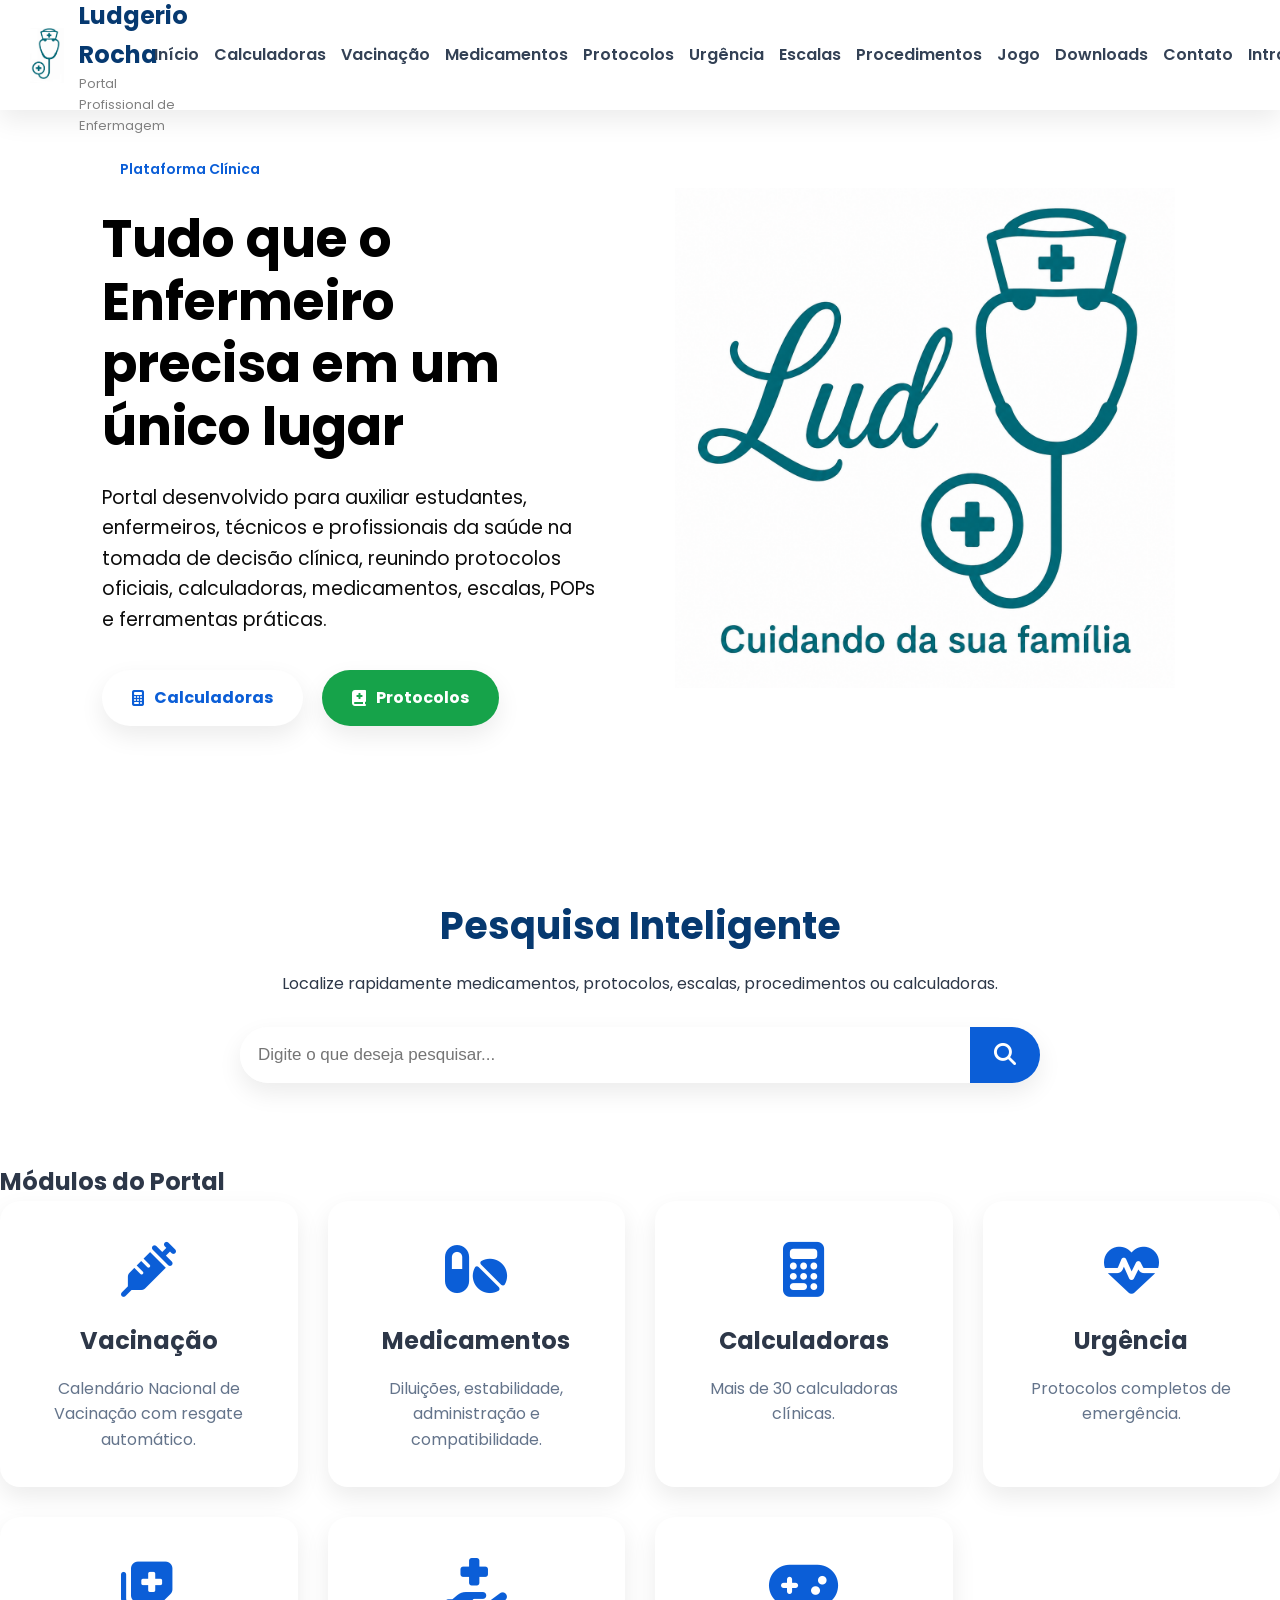
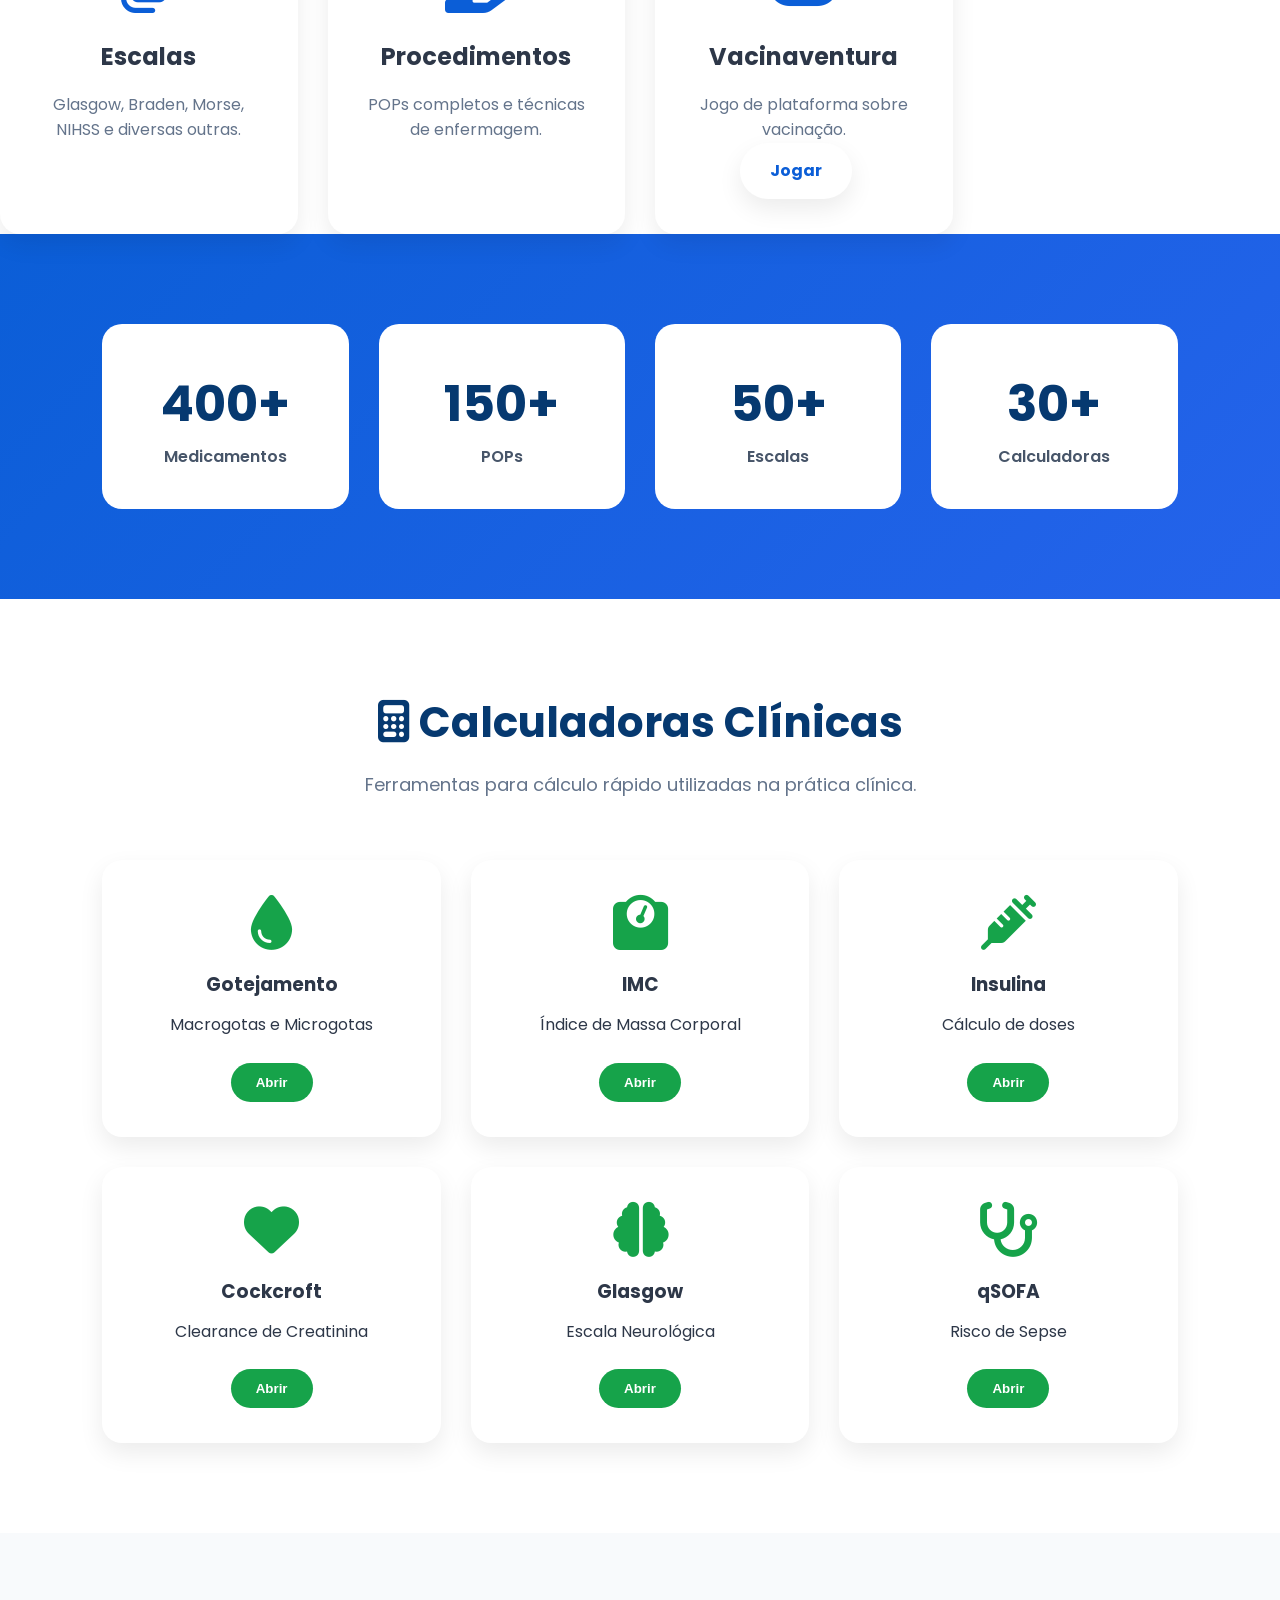
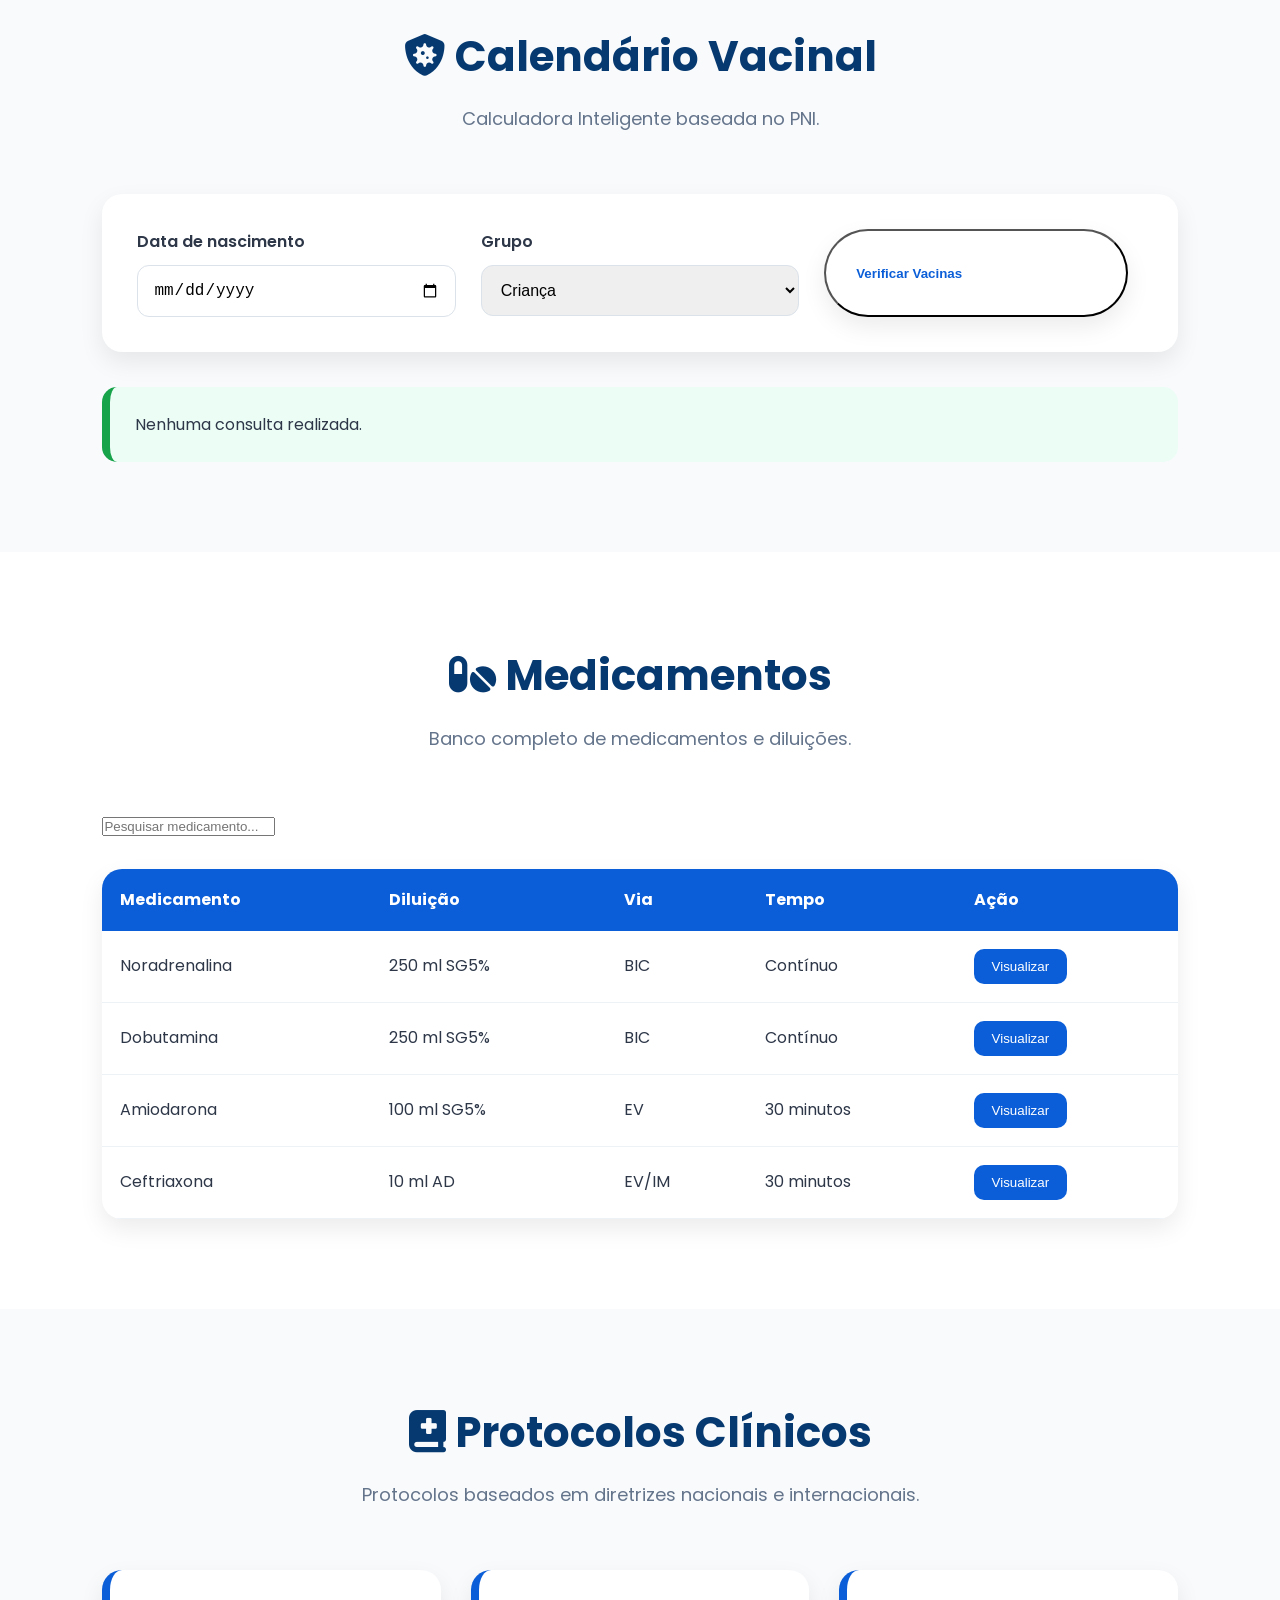
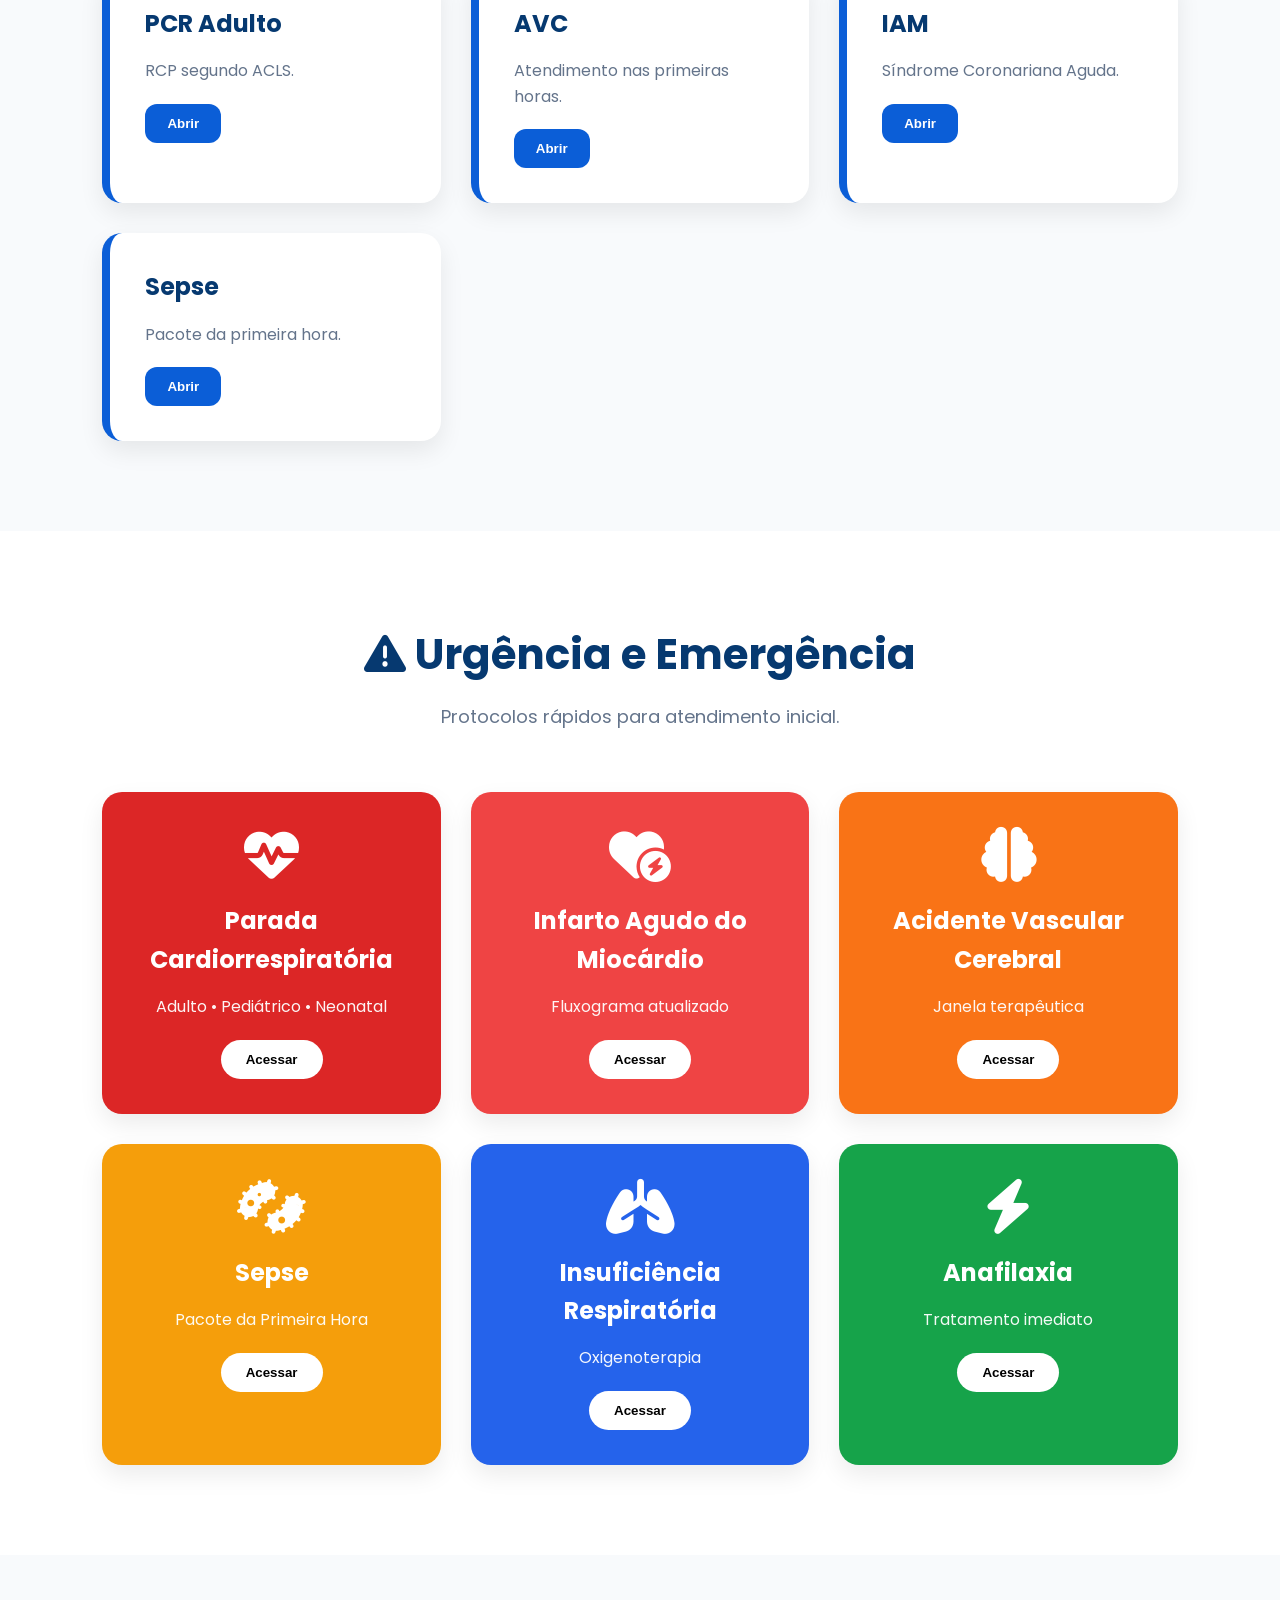
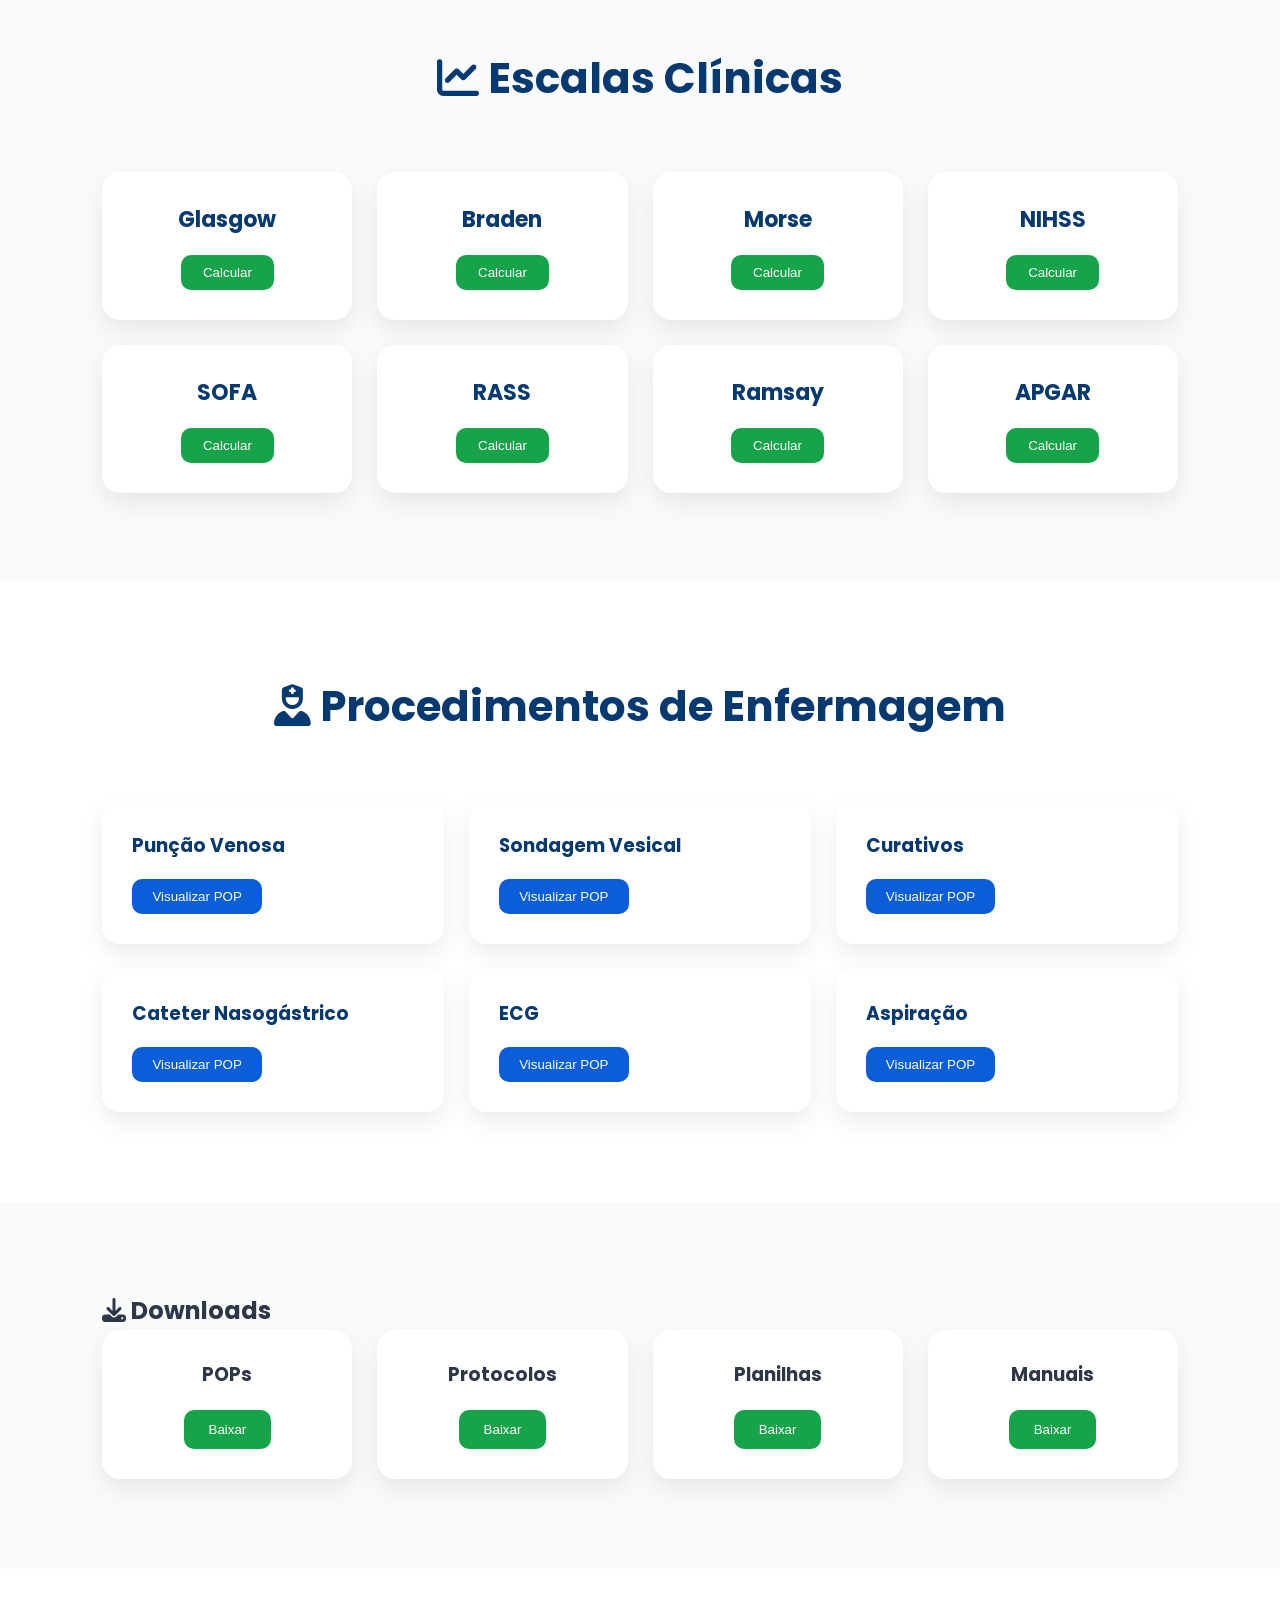
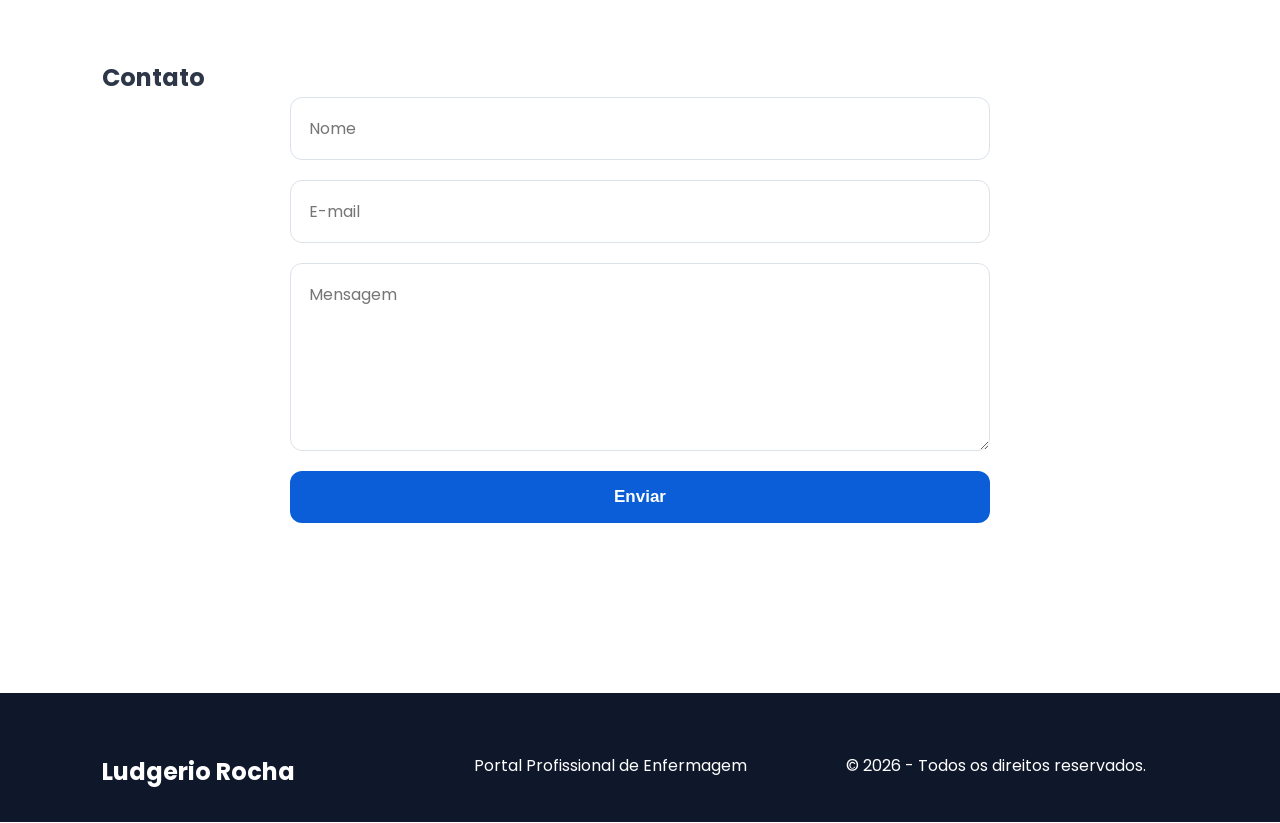
<file: index.html>
<!DOCTYPE html>
<html lang="pt-BR">

<head>

    <meta charset="UTF-8">

    <meta http-equiv="X-UA-Compatible" content="IE=edge">

    <meta name="viewport" content="width=device-width, initial-scale=1.0">

    <meta name="description"
        content="Portal Profissional de Enfermagem - Protocolos, Medicamentos, Calculadoras, Vacinação, POPs e Escalas Clínicas">

    <meta name="keywords"
        content="Enfermagem, Urgência, Emergência, Protocolos, Calculadoras, Vacinação">

    <meta name="author"
        content="Ludgerio Rocha">

    <title>Ludgerio Rocha | Portal Profissional de Enfermagem</title>

    <link rel="icon" href="logo.png">

    <link rel="stylesheet" href="style.css">

    <link rel="preconnect" href="https://fonts.googleapis.com">

    <link rel="preconnect" href="https://fonts.gstatic.com" crossorigin>

    <link href="https://fonts.googleapis.com/css2?family=Poppins:wght@300;400;500;600;700&display=swap"
        rel="stylesheet">

    <link rel="stylesheet"
        href="https://cdnjs.cloudflare.com/ajax/libs/font-awesome/6.7.2/css/all.min.css">

</head>

<body>

<header>

    <div class="logo">

        <img src="logo.png" alt="Logo">

        <div>

            <h1>Ludgerio Rocha</h1>

            <span>Portal Profissional de Enfermagem</span>

        </div>

    </div>

    <button id="menuMobile">

        <i class="fa-solid fa-bars"></i>

    </button>

    <nav id="menu">

        <a href="#inicio">Início</a>

        <a href="#calculadoras">Calculadoras</a>

        <a href="#vacinas">Vacinação</a>

        <a href="#medicamentos">Medicamentos</a>

        <a href="#protocolos">Protocolos</a>

        <a href="#urgencia">Urgência</a>

        <a href="#escalas">Escalas</a>

        <a href="#procedimentos">Procedimentos</a>

        <a href="vacinaventura.html">Jogo</a>

        <a href="#downloads">Downloads</a>

        <a href="#contato">Contato</a>

        <a href="https://www.ludgerio.com/intranet/login.html">Intranet</a>

    </nav>

</header>

<section class="hero" id="inicio">

    <div class="hero-text">

        <span class="destaque">

            Plataforma Clínica

        </span>

        <h2>

            Tudo que o Enfermeiro precisa em um único lugar

        </h2>

        <p>

            Portal desenvolvido para auxiliar estudantes, enfermeiros,
            técnicos e profissionais da saúde na tomada de decisão clínica,
            reunindo protocolos oficiais, calculadoras, medicamentos,
            escalas, POPs e ferramentas práticas.

        </p>

        <div class="botoes">

            <a href="#calculadoras" class="btn">

                <i class="fa-solid fa-calculator"></i>

                Calculadoras

            </a>

            <a href="#protocolos" class="btn secundario">

                <i class="fa-solid fa-book-medical"></i>

                Protocolos

            </a>

        </div>

    </div>

    <div class="hero-image">

        <img src="capainicial.png">

    </div>

</section>

<section class="pesquisa">

    <h2>

        Pesquisa Inteligente

    </h2>

    <p>

        Localize rapidamente medicamentos, protocolos, escalas,
        procedimentos ou calculadoras.

    </p>

    <div class="search">

        <input
            type="text"
            id="pesquisa"
            placeholder="Digite o que deseja pesquisar...">

        <button>

            <i class="fa-solid fa-magnifying-glass"></i>

        </button>

    </div>

</section>

<section class="atalhos">

    <h2>

        Módulos do Portal

    </h2>

    <div class="grid">

        <div class="card">

            <i class="fa-solid fa-syringe"></i>

            <h3>Vacinação</h3>

            <p>Calendário Nacional de Vacinação com resgate automático.</p>

        </div>

        <div class="card">

            <i class="fa-solid fa-pills"></i>

            <h3>Medicamentos</h3>

            <p>Diluições, estabilidade, administração e compatibilidade.</p>

        </div>

        <div class="card">

            <i class="fa-solid fa-calculator"></i>

            <h3>Calculadoras</h3>

            <p>Mais de 30 calculadoras clínicas.</p>

        </div>

        <div class="card">

            <i class="fa-solid fa-heart-pulse"></i>

            <h3>Urgência</h3>

            <p>Protocolos completos de emergência.</p>

        </div>

        <div class="card">

            <i class="fa-solid fa-notes-medical"></i>

            <h3>Escalas</h3>

            <p>Glasgow, Braden, Morse, NIHSS e diversas outras.</p>

        </div>

        <div class="card">

            <i class="fa-solid fa-hand-holding-medical"></i>

            <h3>Procedimentos</h3>

            <p>POPs completos e técnicas de enfermagem.</p>

        </div>

        <div class="card">

            <i class="fa-solid fa-gamepad"></i>

            <h3>Vacinaventura</h3>

            <p>Jogo de plataforma sobre vacinação.</p>

            <a href="vacinaventura.html" class="btn">Jogar</a>

        </div>

    </div>

</section>

<section class="estatisticas">

    <div class="item">

        <h2>400+</h2>

        <span>Medicamentos</span>

    </div>

    <div class="item">

        <h2>150+</h2>

        <span>POPs</span>

    </div>

    <div class="item">

        <h2>50+</h2>

        <span>Escalas</span>

    </div>

    <div class="item">

        <h2>30+</h2>

        <span>Calculadoras</span>

    </div>

</section>

<!-- ========================= -->
<!-- CALCULADORAS -->
<!-- ========================= -->

<section id="calculadoras" class="secao">

    <div class="titulo-secao">

        <h2>
            <i class="fa-solid fa-calculator"></i>
            Calculadoras Clínicas
        </h2>

        <p>
            Ferramentas para cálculo rápido utilizadas na prática clínica.
        </p>

    </div>

    <div class="grid-calculadoras">

        <div class="card-calculo">
            <i class="fa-solid fa-droplet"></i>
            <h3>Gotejamento</h3>
            <p>Macrogotas e Microgotas</p>
            <button>Abrir</button>
        </div>

        <div class="card-calculo">
            <i class="fa-solid fa-weight-scale"></i>
            <h3>IMC</h3>
            <p>Índice de Massa Corporal</p>
            <button>Abrir</button>
        </div>

        <div class="card-calculo">
            <i class="fa-solid fa-syringe"></i>
            <h3>Insulina</h3>
            <p>Cálculo de doses</p>
            <button>Abrir</button>
        </div>

        <div class="card-calculo">
            <i class="fa-solid fa-heart"></i>
            <h3>Cockcroft</h3>
            <p>Clearance de Creatinina</p>
            <button>Abrir</button>
        </div>

        <div class="card-calculo">
            <i class="fa-solid fa-brain"></i>
            <h3>Glasgow</h3>
            <p>Escala Neurológica</p>
            <button>Abrir</button>
        </div>

        <div class="card-calculo">
            <i class="fa-solid fa-stethoscope"></i>
            <h3>qSOFA</h3>
            <p>Risco de Sepse</p>
            <button>Abrir</button>
        </div>

    </div>

</section>

<!-- ========================= -->
<!-- VACINAÇÃO -->
<!-- ========================= -->

<section id="vacinas" class="secao">

<div class="titulo-secao">

<h2>

<i class="fa-solid fa-shield-virus"></i>

Calendário Vacinal

</h2>

<p>

Calculadora Inteligente baseada no PNI.

</p>

</div>

<div class="vacina-box">

<div class="campo">

<label>

Data de nascimento

</label>

<input
type="date"
id="dataNascimento">

</div>

<div class="campo">

<label>

Grupo

</label>

<select>

<option>Criança</option>

<option>Adolescente</option>

<option>Adulto</option>

<option>Gestante</option>

<option>Idoso</option>

<option>Imunossuprimido</option>

</select>

</div>

<button class="btn">

Verificar Vacinas

</button>

</div>

<div id="resultadoVacinas">

<p>

Nenhuma consulta realizada.

</p>

</div>

</section>

<!-- ========================= -->
<!-- MEDICAMENTOS -->
<!-- ========================= -->

<section id="medicamentos" class="secao">

<div class="titulo-secao">

<h2>

<i class="fa-solid fa-pills"></i>

Medicamentos

</h2>

<p>

Banco completo de medicamentos e diluições.

</p>

</div>

<input
type="text"
placeholder="Pesquisar medicamento..."
id="buscaMedicamento">

<table>

<thead>

<tr>

<th>Medicamento</th>

<th>Diluição</th>

<th>Via</th>

<th>Tempo</th>

<th>Ação</th>

</tr>

</thead>

<tbody>

<tr>

<td>Noradrenalina</td>

<td>250 ml SG5%</td>

<td>BIC</td>

<td>Contínuo</td>

<td>

<button>Visualizar</button>

</td>

</tr>

<tr>

<td>Dobutamina</td>

<td>250 ml SG5%</td>

<td>BIC</td>

<td>Contínuo</td>

<td>

<button>Visualizar</button>

</td>

</tr>

<tr>

<td>Amiodarona</td>

<td>100 ml SG5%</td>

<td>EV</td>

<td>30 minutos</td>

<td>

<button>Visualizar</button>

</td>

</tr>

<tr>

<td>Ceftriaxona</td>

<td>10 ml AD</td>

<td>EV/IM</td>

<td>30 minutos</td>

<td>

<button>Visualizar</button>

</td>

</tr>

</tbody>

</table>

</section>

<!-- ========================= -->
<!-- PROTOCOLOS -->
<!-- ========================= -->

<section id="protocolos" class="secao">

<div class="titulo-secao">

<h2>

<i class="fa-solid fa-book-medical"></i>

Protocolos Clínicos

</h2>

<p>

Protocolos baseados em diretrizes nacionais e internacionais.

</p>

</div>

<div class="grid-protocolos">

<div class="protocolo">

<h3>

PCR Adulto

</h3>

<p>

RCP segundo ACLS.

</p>

<button>

Abrir

</button>

</div>

<div class="protocolo">

<h3>

AVC

</h3>

<p>

Atendimento nas primeiras horas.

</p>

<button>

Abrir

</button>

</div>

<div class="protocolo">

<h3>

IAM

</h3>

<p>

Síndrome Coronariana Aguda.

</p>

<button>

Abrir

</button>

</div>

<div class="protocolo">

<h3>

Sepse

</h3>

<p>

Pacote da primeira hora.

</p>

<button>

Abrir

</button>

</div>

</div>

</section>

<!-- ===================================================== -->
<!-- URGÊNCIA E EMERGÊNCIA -->
<!-- ===================================================== -->

<section id="urgencia" class="secao">

    <div class="titulo-secao">

        <h2>
            <i class="fa-solid fa-triangle-exclamation"></i>
            Urgência e Emergência
        </h2>

        <p>
            Protocolos rápidos para atendimento inicial.
        </p>

    </div>

    <div class="grid-urgencia">

        <div class="urgencia-card perigo">
            <i class="fa-solid fa-heart-pulse"></i>
            <h3>Parada Cardiorrespiratória</h3>
            <p>Adulto • Pediátrico • Neonatal</p>
            <button>Acessar</button>
        </div>

        <div class="urgencia-card vermelho">
            <i class="fa-solid fa-heart-circle-bolt"></i>
            <h3>Infarto Agudo do Miocárdio</h3>
            <p>Fluxograma atualizado</p>
            <button>Acessar</button>
        </div>

        <div class="urgencia-card laranja">
            <i class="fa-solid fa-brain"></i>
            <h3>Acidente Vascular Cerebral</h3>
            <p>Janela terapêutica</p>
            <button>Acessar</button>
        </div>

        <div class="urgencia-card amarelo">
            <i class="fa-solid fa-bacteria"></i>
            <h3>Sepse</h3>
            <p>Pacote da Primeira Hora</p>
            <button>Acessar</button>
        </div>

        <div class="urgencia-card azul">
            <i class="fa-solid fa-lungs"></i>
            <h3>Insuficiência Respiratória</h3>
            <p>Oxigenoterapia</p>
            <button>Acessar</button>
        </div>

        <div class="urgencia-card verde">
            <i class="fa-solid fa-bolt"></i>
            <h3>Anafilaxia</h3>
            <p>Tratamento imediato</p>
            <button>Acessar</button>
        </div>

    </div>

</section>

<!-- ===================================================== -->
<!-- ESCALAS -->
<!-- ===================================================== -->

<section id="escalas" class="secao">

    <div class="titulo-secao">

        <h2>

            <i class="fa-solid fa-chart-line"></i>

            Escalas Clínicas

        </h2>

    </div>

    <div class="grid-escalas">

        <div class="escala">
            <h3>Glasgow</h3>
            <button>Calcular</button>
        </div>

        <div class="escala">
            <h3>Braden</h3>
            <button>Calcular</button>
        </div>

        <div class="escala">
            <h3>Morse</h3>
            <button>Calcular</button>
        </div>

        <div class="escala">
            <h3>NIHSS</h3>
            <button>Calcular</button>
        </div>

        <div class="escala">
            <h3>SOFA</h3>
            <button>Calcular</button>
        </div>

        <div class="escala">
            <h3>RASS</h3>
            <button>Calcular</button>
        </div>

        <div class="escala">
            <h3>Ramsay</h3>
            <button>Calcular</button>
        </div>

        <div class="escala">
            <h3>APGAR</h3>
            <button>Calcular</button>
        </div>

    </div>

</section>

<!-- ===================================================== -->
<!-- PROCEDIMENTOS -->
<!-- ===================================================== -->

<section id="procedimentos" class="secao">

    <div class="titulo-secao">

        <h2>

            <i class="fa-solid fa-user-nurse"></i>

            Procedimentos de Enfermagem

        </h2>

    </div>

    <div class="grid-procedimentos">

        <article class="procedimento">
            <h3>Punção Venosa</h3>
            <button>Visualizar POP</button>
        </article>

        <article class="procedimento">
            <h3>Sondagem Vesical</h3>
            <button>Visualizar POP</button>
        </article>

        <article class="procedimento">
            <h3>Curativos</h3>
            <button>Visualizar POP</button>
        </article>

        <article class="procedimento">
            <h3>Cateter Nasogástrico</h3>
            <button>Visualizar POP</button>
        </article>

        <article class="procedimento">
            <h3>ECG</h3>
            <button>Visualizar POP</button>
        </article>

        <article class="procedimento">
            <h3>Aspiração</h3>
            <button>Visualizar POP</button>
        </article>

    </div>

</section>

<!-- ===================================================== -->
<!-- DOWNLOADS -->
<!-- ===================================================== -->

<section id="downloads" class="secao">

<h2>

<i class="fa-solid fa-download"></i>

Downloads

</h2>

<div class="downloads-grid">

<div class="download-item">
<h3>POPs</h3>
<button>Baixar</button>
</div>

<div class="download-item">
<h3>Protocolos</h3>
<button>Baixar</button>
</div>

<div class="download-item">
<h3>Planilhas</h3>
<button>Baixar</button>
</div>

<div class="download-item">
<h3>Manuais</h3>
<button>Baixar</button>
</div>

</div>

</section>

<!-- ===================================================== -->
<!-- CONTATO -->
<!-- ===================================================== -->

<section id="contato" class="secao">

<h2>

Contato

</h2>

<form>

<input type="text" placeholder="Nome">

<input type="email" placeholder="E-mail">

<textarea rows="6" placeholder="Mensagem"></textarea>

<button type="submit">

Enviar

</button>

</form>

</section>

<footer>

<div class="footer-container">

<h2>

Ludgerio Rocha

</h2>

<p>

Portal Profissional de Enfermagem

</p>

<p>

© 2026 - Todos os direitos reservados.

</p>

</div>

</footer>

<script src="script.js"></script>

</body>

</html>
</file>
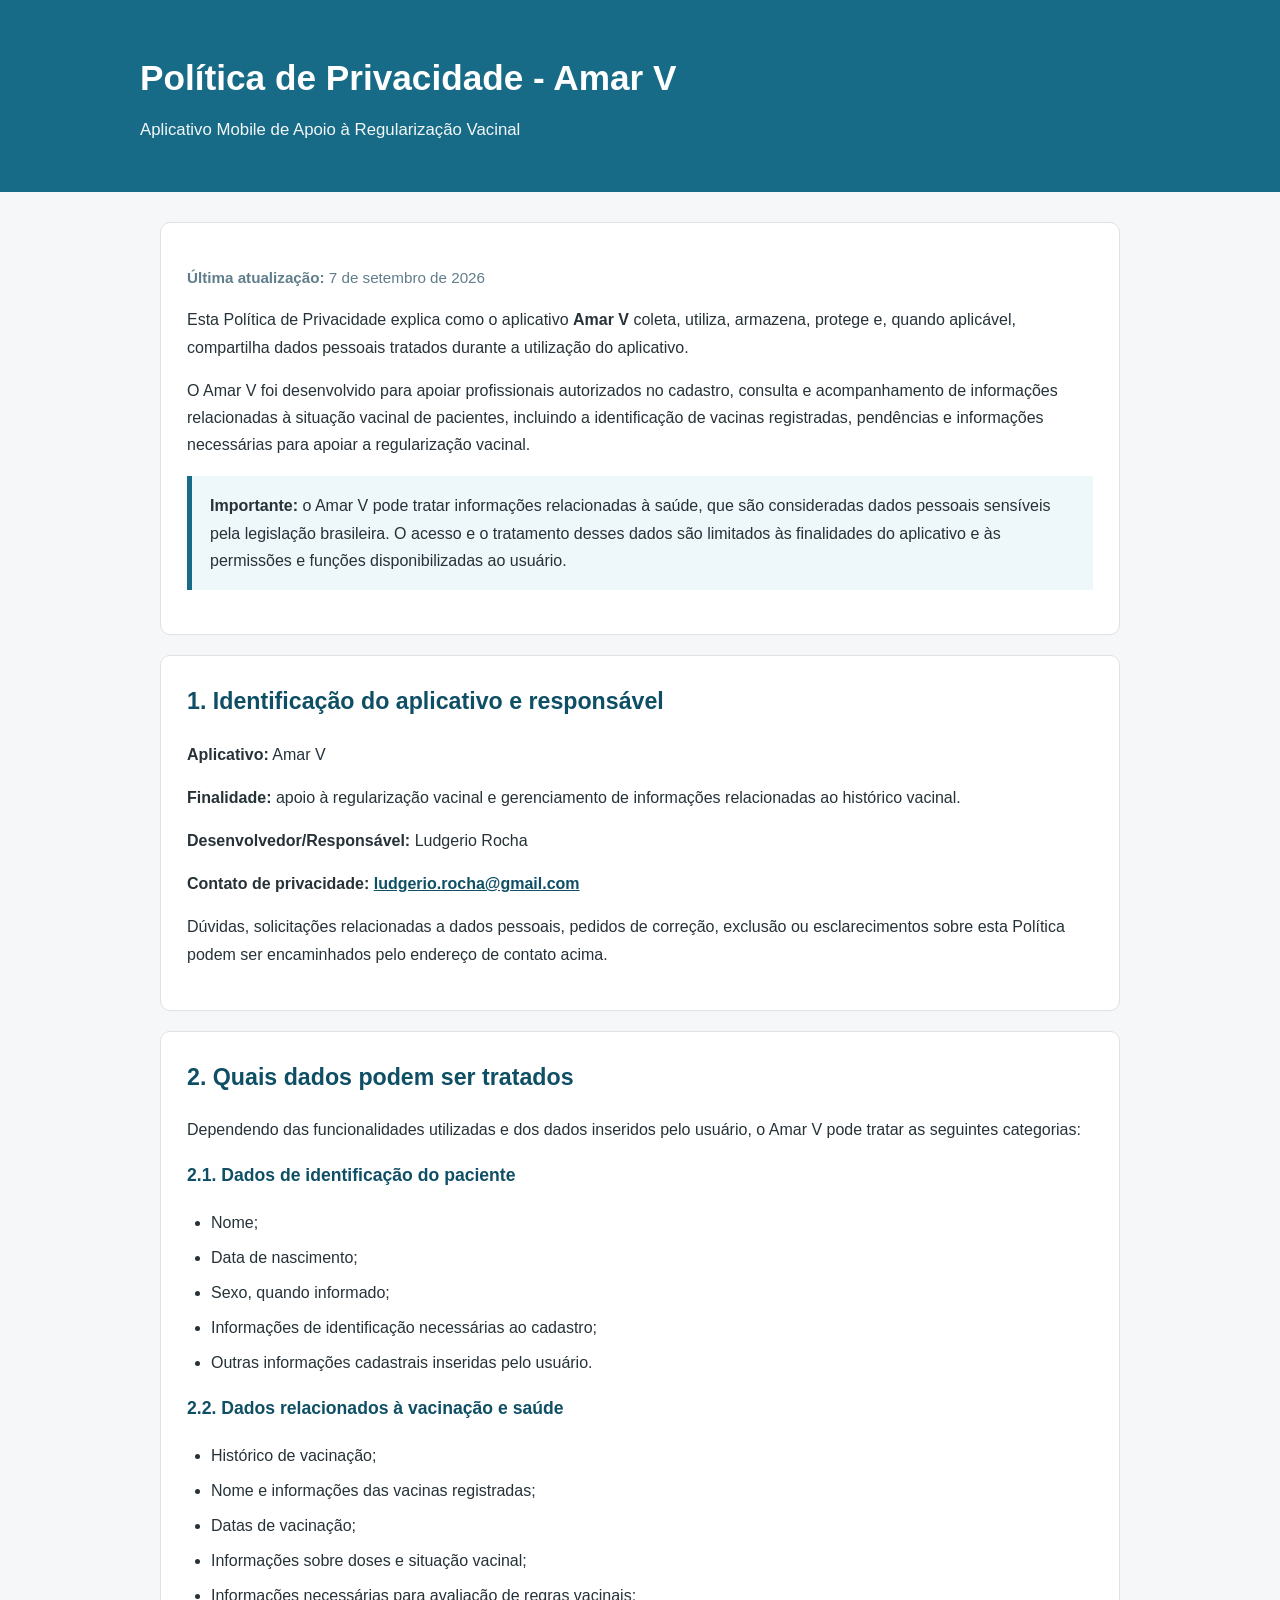
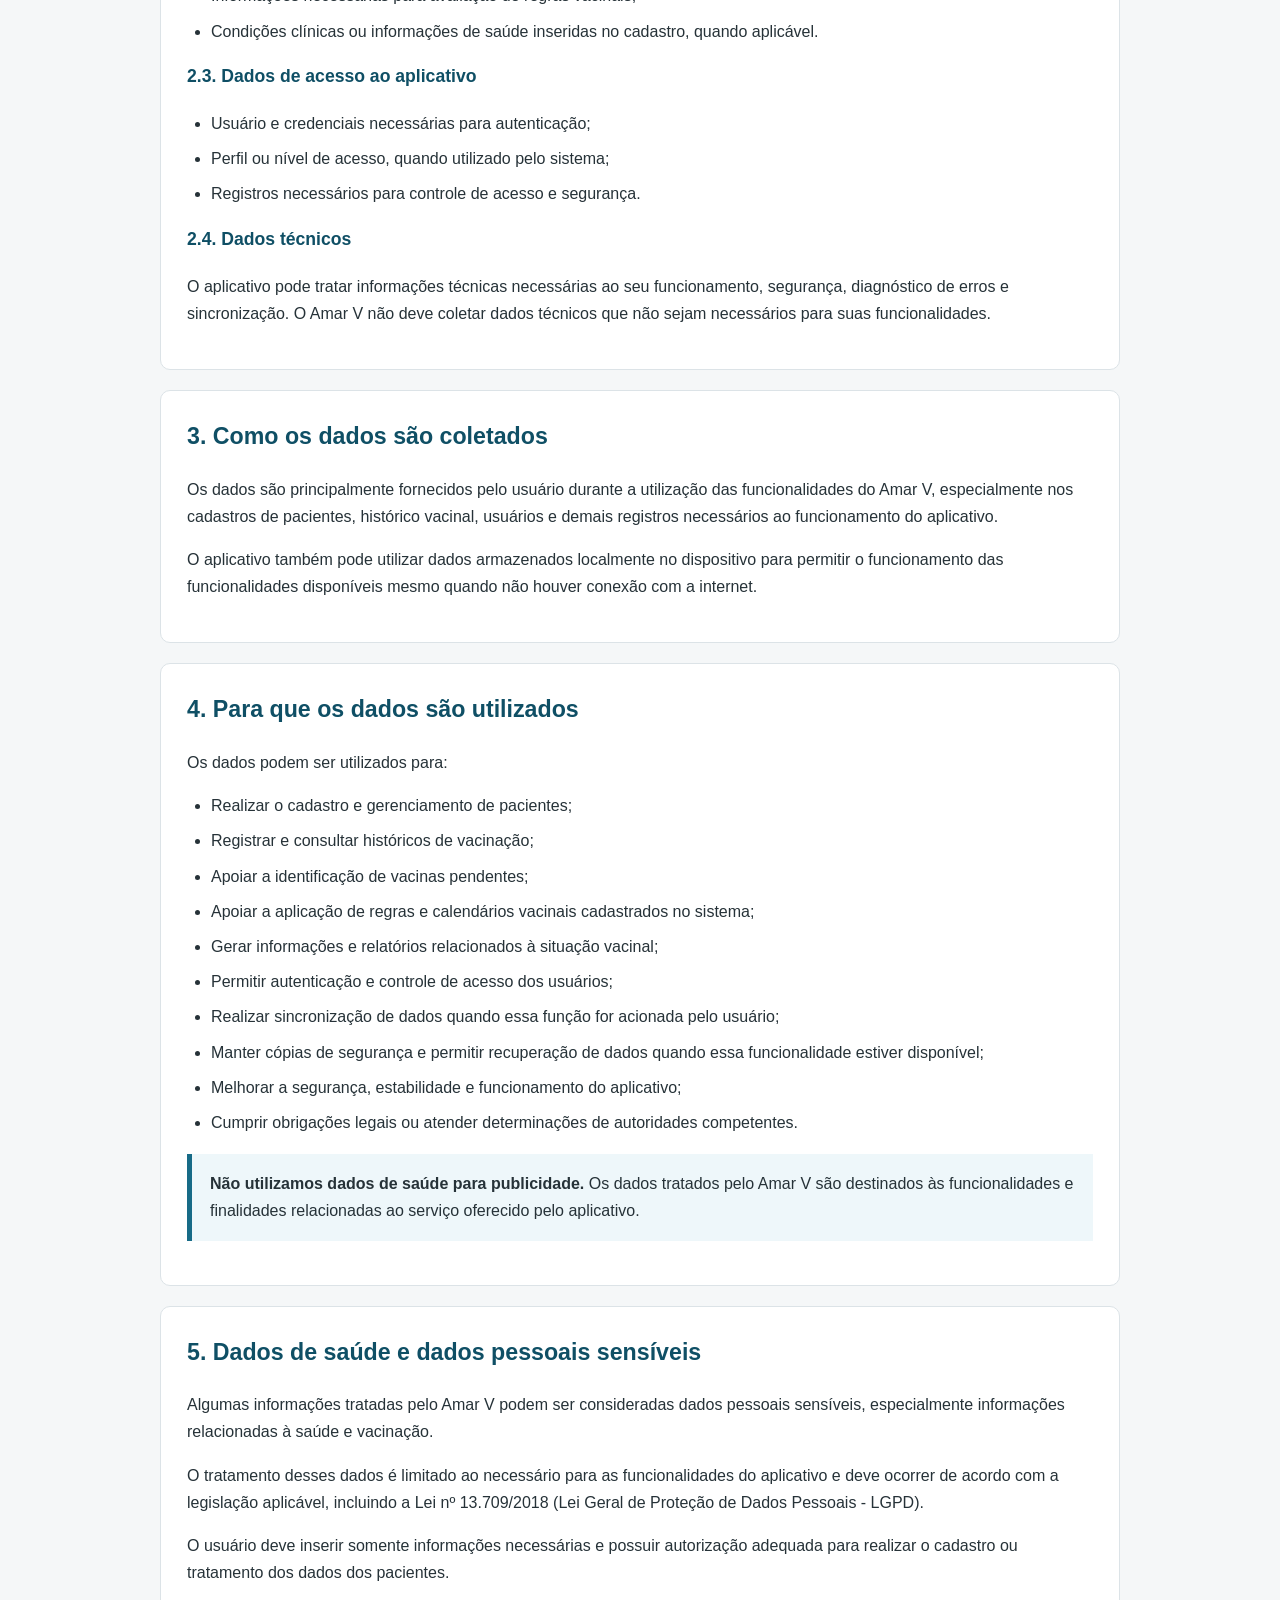
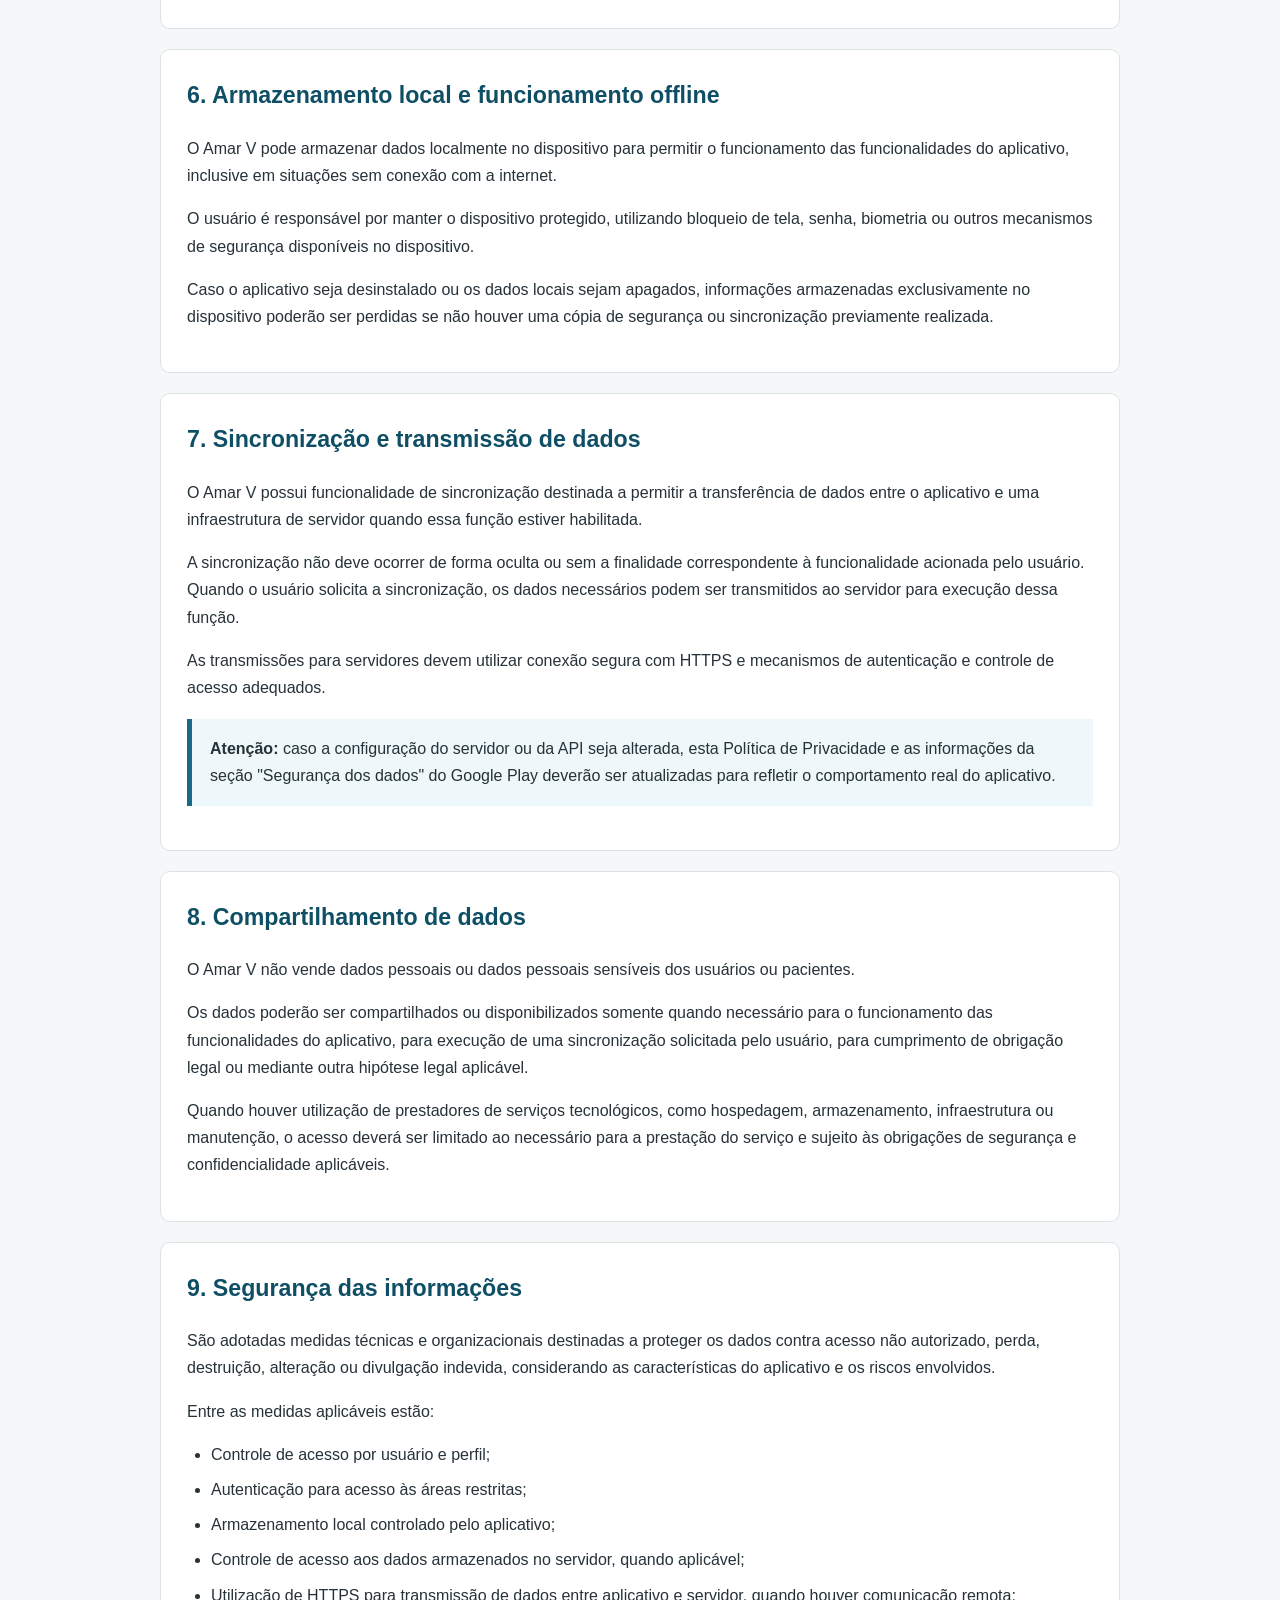
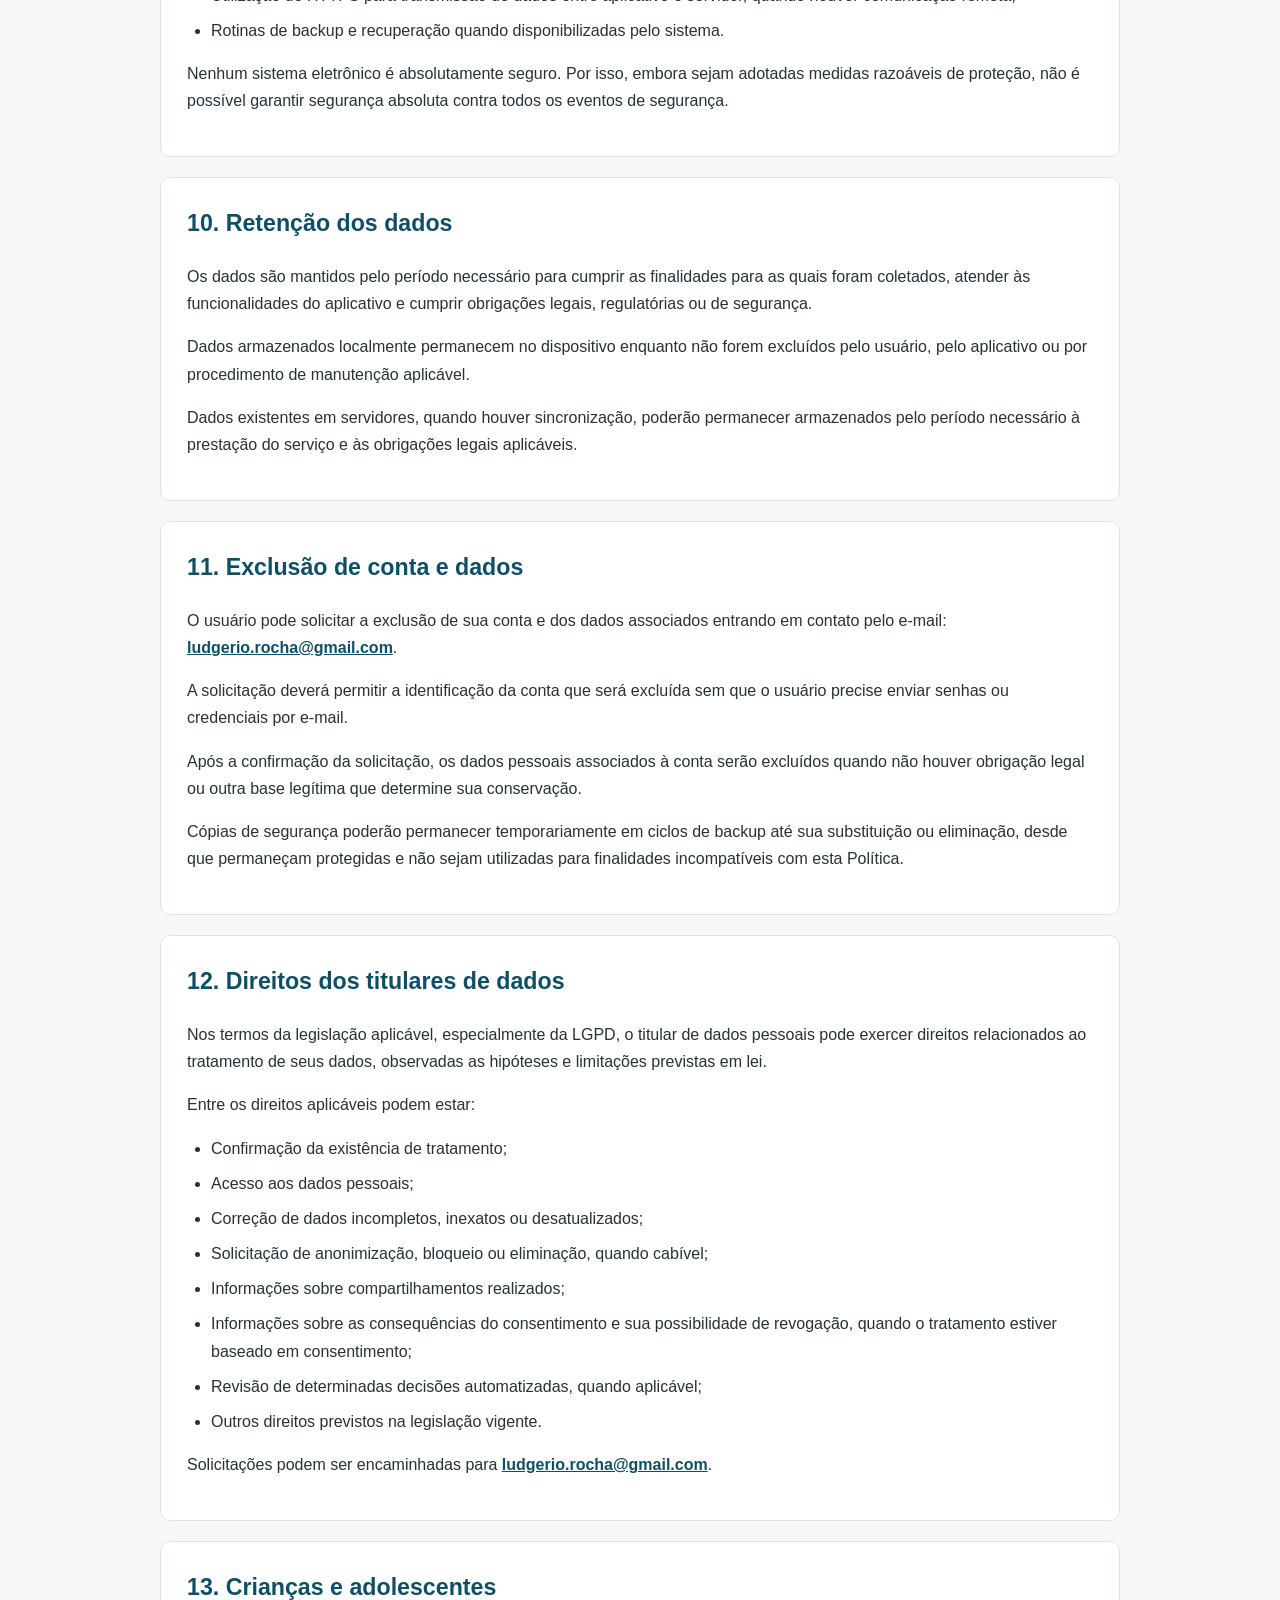
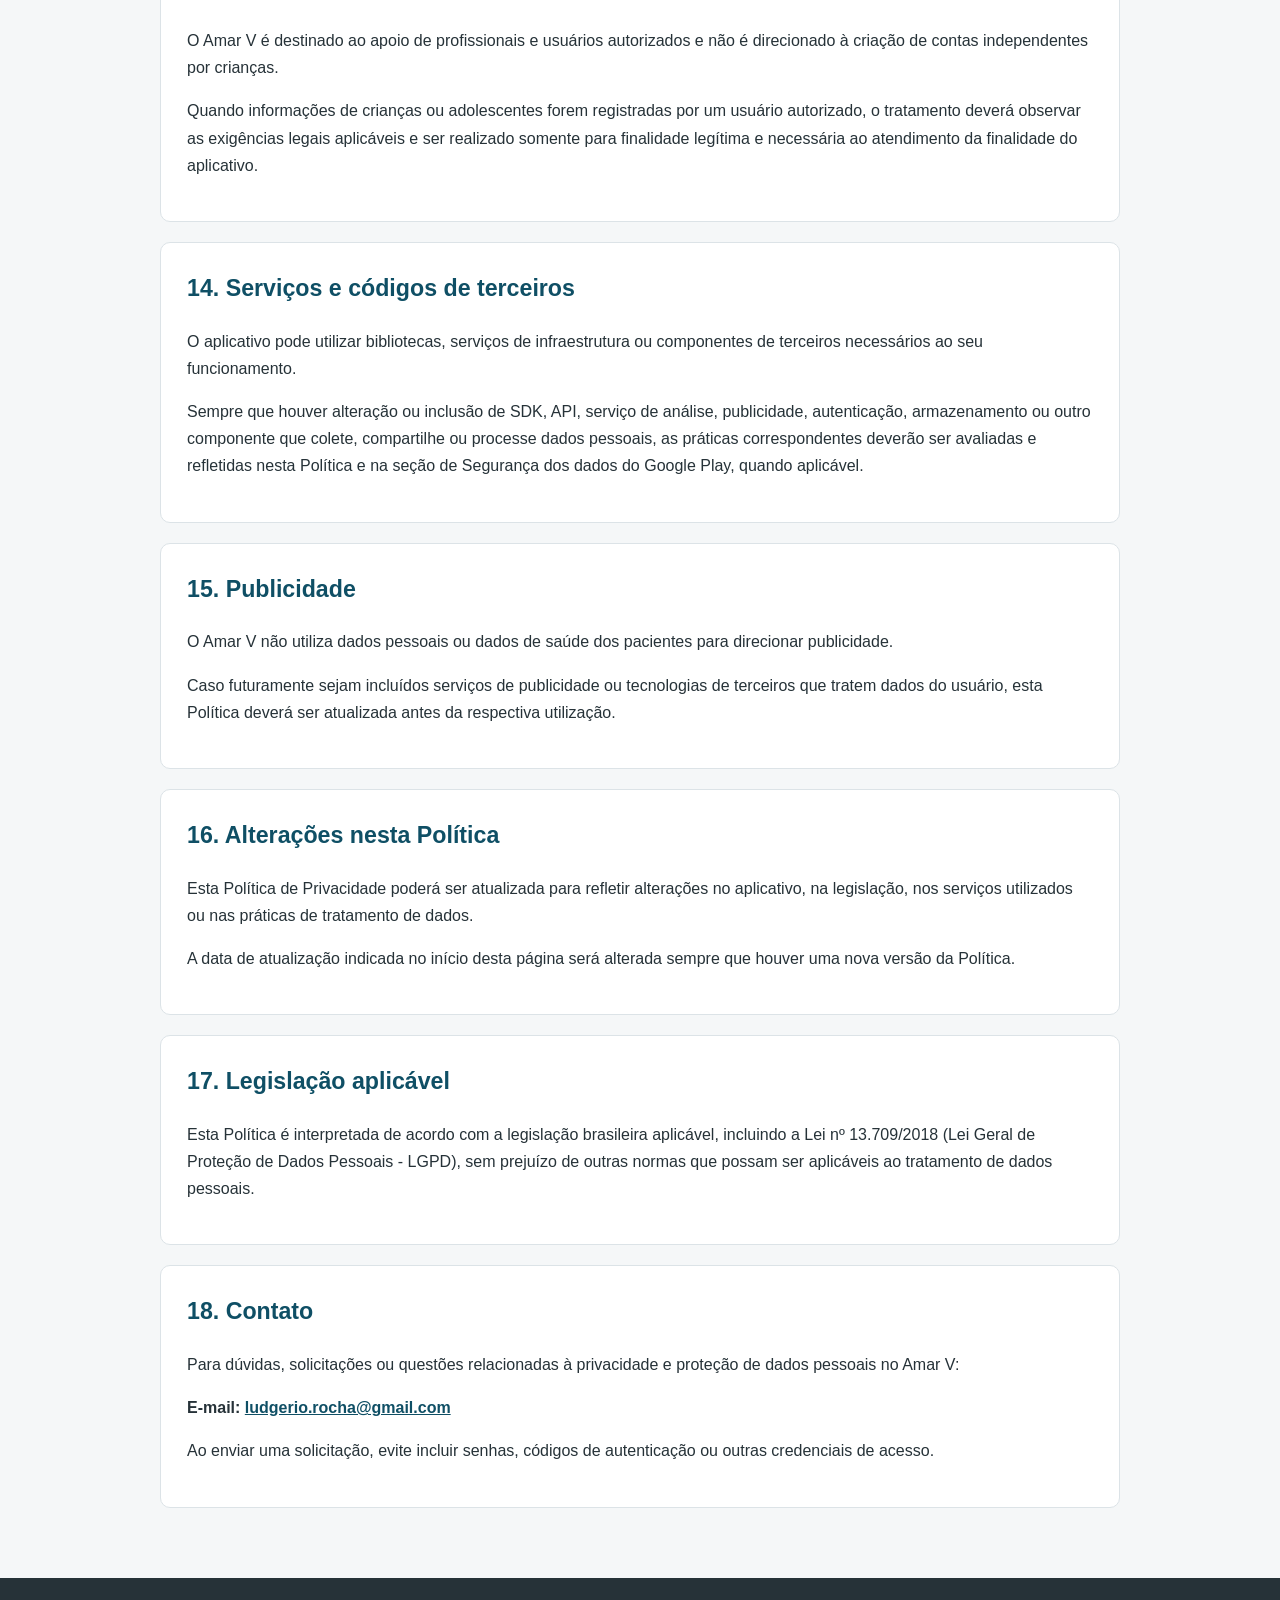
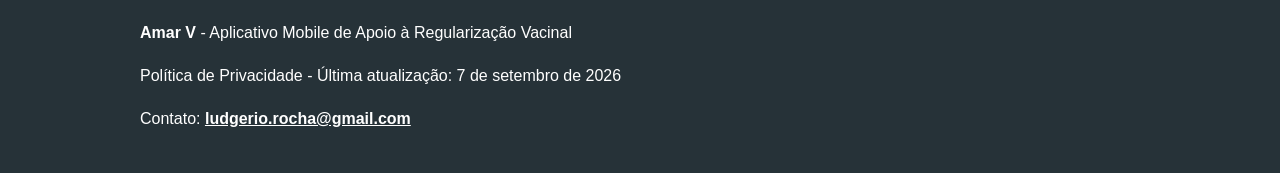
<file: politica-de-privacidade-amar-v.html>
<!DOCTYPE html>
<html lang="pt-BR">
<head>
    <meta charset="UTF-8">
    <meta name="viewport" content="width=device-width, initial-scale=1.0">
    <meta name="description" content="Política de Privacidade do aplicativo Amar V - Aplicativo Mobile de Apoio à Regularização Vacinal.">
    <title>Política de Privacidade - Amar V</title>
    <style>
        :root {
            --primary: #176b87;
            --primary-dark: #0f4f65;
            --text: #263238;
            --muted: #607d8b;
            --background: #f5f7f8;
            --card: #ffffff;
            --border: #dce3e7;
        }

        * {
            box-sizing: border-box;
        }

        body {
            margin: 0;
            font-family: Arial, Helvetica, sans-serif;
            line-height: 1.7;
            color: var(--text);
            background: var(--background);
        }

        header {
            background: var(--primary);
            color: #fff;
            padding: 48px 20px;
        }

        header .container,
        main,
        footer .container {
            max-width: 1000px;
            margin: 0 auto;
        }

        header h1 {
            margin: 0 0 8px;
            font-size: 2.2rem;
        }

        header p {
            margin: 0;
            font-size: 1.05rem;
            opacity: 0.95;
        }

        main {
            padding: 30px 20px 50px;
        }

        section {
            background: var(--card);
            border: 1px solid var(--border);
            border-radius: 10px;
            padding: 26px;
            margin-bottom: 20px;
        }

        h2 {
            color: var(--primary-dark);
            margin-top: 0;
            font-size: 1.45rem;
        }

        h3 {
            color: var(--primary-dark);
            font-size: 1.1rem;
        }

        ul {
            padding-left: 24px;
        }

        li {
            margin-bottom: 8px;
        }

        .notice {
            border-left: 5px solid var(--primary);
            background: #eef7fa;
            padding: 16px 18px;
            margin: 18px 0;
        }

        .updated {
            color: var(--muted);
            font-size: 0.95rem;
        }

        a {
            color: var(--primary-dark);
            font-weight: 600;
        }

        footer {
            background: #263238;
            color: #fff;
            padding: 25px 20px;
        }

        footer a {
            color: #fff;
        }

        @media (max-width: 600px) {
            header {
                padding: 35px 18px;
            }

            header h1 {
                font-size: 1.8rem;
            }

            main {
                padding: 20px 12px 35px;
            }

            section {
                padding: 20px;
            }
        }
    </style>
</head>

<body>

<header>
    <div class="container">
        <h1>Política de Privacidade - Amar V</h1>
        <p>Aplicativo Mobile de Apoio à Regularização Vacinal</p>
    </div>
</header>

<main>

    <section>
        <p class="updated"><strong>Última atualização:</strong> 7 de setembro de 2026</p>

        <p>
            Esta Política de Privacidade explica como o aplicativo <strong>Amar V</strong>
            coleta, utiliza, armazena, protege e, quando aplicável, compartilha dados pessoais
            tratados durante a utilização do aplicativo.
        </p>

        <p>
            O Amar V foi desenvolvido para apoiar profissionais autorizados no cadastro,
            consulta e acompanhamento de informações relacionadas à situação vacinal de
            pacientes, incluindo a identificação de vacinas registradas, pendências e
            informações necessárias para apoiar a regularização vacinal.
        </p>

        <div class="notice">
            <strong>Importante:</strong> o Amar V pode tratar informações relacionadas à saúde,
            que são consideradas dados pessoais sensíveis pela legislação brasileira.
            O acesso e o tratamento desses dados são limitados às finalidades do aplicativo
            e às permissões e funções disponibilizadas ao usuário.
        </div>
    </section>

    <section>
        <h2>1. Identificação do aplicativo e responsável</h2>

        <p><strong>Aplicativo:</strong> Amar V</p>
        <p><strong>Finalidade:</strong> apoio à regularização vacinal e gerenciamento de informações relacionadas ao histórico vacinal.</p>
        <p><strong>Desenvolvedor/Responsável:</strong> Ludgerio Rocha</p>
        <p>
            <strong>Contato de privacidade:</strong>
            <a href="mailto:ludgerio.rocha@gmail.com">ludgerio.rocha@gmail.com</a>
        </p>

        <p>
            Dúvidas, solicitações relacionadas a dados pessoais, pedidos de correção,
            exclusão ou esclarecimentos sobre esta Política podem ser encaminhados pelo
            endereço de contato acima.
        </p>
    </section>

    <section>
        <h2>2. Quais dados podem ser tratados</h2>

        <p>
            Dependendo das funcionalidades utilizadas e dos dados inseridos pelo usuário,
            o Amar V pode tratar as seguintes categorias:
        </p>

        <h3>2.1. Dados de identificação do paciente</h3>
        <ul>
            <li>Nome;</li>
            <li>Data de nascimento;</li>
            <li>Sexo, quando informado;</li>
            <li>Informações de identificação necessárias ao cadastro;</li>
            <li>Outras informações cadastrais inseridas pelo usuário.</li>
        </ul>

        <h3>2.2. Dados relacionados à vacinação e saúde</h3>
        <ul>
            <li>Histórico de vacinação;</li>
            <li>Nome e informações das vacinas registradas;</li>
            <li>Datas de vacinação;</li>
            <li>Informações sobre doses e situação vacinal;</li>
            <li>Informações necessárias para avaliação de regras vacinais;</li>
            <li>Condições clínicas ou informações de saúde inseridas no cadastro, quando aplicável.</li>
        </ul>

        <h3>2.3. Dados de acesso ao aplicativo</h3>
        <ul>
            <li>Usuário e credenciais necessárias para autenticação;</li>
            <li>Perfil ou nível de acesso, quando utilizado pelo sistema;</li>
            <li>Registros necessários para controle de acesso e segurança.</li>
        </ul>

        <h3>2.4. Dados técnicos</h3>
        <p>
            O aplicativo pode tratar informações técnicas necessárias ao seu funcionamento,
            segurança, diagnóstico de erros e sincronização. O Amar V não deve coletar
            dados técnicos que não sejam necessários para suas funcionalidades.
        </p>
    </section>

    <section>
        <h2>3. Como os dados são coletados</h2>

        <p>
            Os dados são principalmente fornecidos pelo usuário durante a utilização das
            funcionalidades do Amar V, especialmente nos cadastros de pacientes, histórico
            vacinal, usuários e demais registros necessários ao funcionamento do aplicativo.
        </p>

        <p>
            O aplicativo também pode utilizar dados armazenados localmente no dispositivo
            para permitir o funcionamento das funcionalidades disponíveis mesmo quando não
            houver conexão com a internet.
        </p>
    </section>

    <section>
        <h2>4. Para que os dados são utilizados</h2>

        <p>Os dados podem ser utilizados para:</p>

        <ul>
            <li>Realizar o cadastro e gerenciamento de pacientes;</li>
            <li>Registrar e consultar históricos de vacinação;</li>
            <li>Apoiar a identificação de vacinas pendentes;</li>
            <li>Apoiar a aplicação de regras e calendários vacinais cadastrados no sistema;</li>
            <li>Gerar informações e relatórios relacionados à situação vacinal;</li>
            <li>Permitir autenticação e controle de acesso dos usuários;</li>
            <li>Realizar sincronização de dados quando essa função for acionada pelo usuário;</li>
            <li>Manter cópias de segurança e permitir recuperação de dados quando essa funcionalidade estiver disponível;</li>
            <li>Melhorar a segurança, estabilidade e funcionamento do aplicativo;</li>
            <li>Cumprir obrigações legais ou atender determinações de autoridades competentes.</li>
        </ul>

        <div class="notice">
            <strong>Não utilizamos dados de saúde para publicidade.</strong>
            Os dados tratados pelo Amar V são destinados às funcionalidades e finalidades
            relacionadas ao serviço oferecido pelo aplicativo.
        </div>
    </section>

    <section>
        <h2>5. Dados de saúde e dados pessoais sensíveis</h2>

        <p>
            Algumas informações tratadas pelo Amar V podem ser consideradas dados pessoais
            sensíveis, especialmente informações relacionadas à saúde e vacinação.
        </p>

        <p>
            O tratamento desses dados é limitado ao necessário para as funcionalidades do
            aplicativo e deve ocorrer de acordo com a legislação aplicável, incluindo a
            Lei nº 13.709/2018 (Lei Geral de Proteção de Dados Pessoais - LGPD).
        </p>

        <p>
            O usuário deve inserir somente informações necessárias e possuir autorização
            adequada para realizar o cadastro ou tratamento dos dados dos pacientes.
        </p>
    </section>

    <section>
        <h2>6. Armazenamento local e funcionamento offline</h2>

        <p>
            O Amar V pode armazenar dados localmente no dispositivo para permitir o
            funcionamento das funcionalidades do aplicativo, inclusive em situações
            sem conexão com a internet.
        </p>

        <p>
            O usuário é responsável por manter o dispositivo protegido, utilizando bloqueio
            de tela, senha, biometria ou outros mecanismos de segurança disponíveis no
            dispositivo.
        </p>

        <p>
            Caso o aplicativo seja desinstalado ou os dados locais sejam apagados, informações
            armazenadas exclusivamente no dispositivo poderão ser perdidas se não houver
            uma cópia de segurança ou sincronização previamente realizada.
        </p>
    </section>

    <section>
        <h2>7. Sincronização e transmissão de dados</h2>

        <p>
            O Amar V possui funcionalidade de sincronização destinada a permitir a transferência
            de dados entre o aplicativo e uma infraestrutura de servidor quando essa função
            estiver habilitada.
        </p>

        <p>
            A sincronização não deve ocorrer de forma oculta ou sem a finalidade correspondente
            à funcionalidade acionada pelo usuário. Quando o usuário solicita a sincronização,
            os dados necessários podem ser transmitidos ao servidor para execução dessa função.
        </p>

        <p>
            As transmissões para servidores devem utilizar conexão segura com HTTPS e mecanismos
            de autenticação e controle de acesso adequados.
        </p>

        <div class="notice">
            <strong>Atenção:</strong> caso a configuração do servidor ou da API seja alterada,
            esta Política de Privacidade e as informações da seção "Segurança dos dados" do
            Google Play deverão ser atualizadas para refletir o comportamento real do aplicativo.
        </div>
    </section>

    <section>
        <h2>8. Compartilhamento de dados</h2>

        <p>
            O Amar V não vende dados pessoais ou dados pessoais sensíveis dos usuários ou
            pacientes.
        </p>

        <p>
            Os dados poderão ser compartilhados ou disponibilizados somente quando necessário
            para o funcionamento das funcionalidades do aplicativo, para execução de uma
            sincronização solicitada pelo usuário, para cumprimento de obrigação legal ou
            mediante outra hipótese legal aplicável.
        </p>

        <p>
            Quando houver utilização de prestadores de serviços tecnológicos, como hospedagem,
            armazenamento, infraestrutura ou manutenção, o acesso deverá ser limitado ao
            necessário para a prestação do serviço e sujeito às obrigações de segurança e
            confidencialidade aplicáveis.
        </p>
    </section>

    <section>
        <h2>9. Segurança das informações</h2>

        <p>
            São adotadas medidas técnicas e organizacionais destinadas a proteger os dados
            contra acesso não autorizado, perda, destruição, alteração ou divulgação indevida,
            considerando as características do aplicativo e os riscos envolvidos.
        </p>

        <p>Entre as medidas aplicáveis estão:</p>

        <ul>
            <li>Controle de acesso por usuário e perfil;</li>
            <li>Autenticação para acesso às áreas restritas;</li>
            <li>Armazenamento local controlado pelo aplicativo;</li>
            <li>Controle de acesso aos dados armazenados no servidor, quando aplicável;</li>
            <li>Utilização de HTTPS para transmissão de dados entre aplicativo e servidor, quando houver comunicação remota;</li>
            <li>Rotinas de backup e recuperação quando disponibilizadas pelo sistema.</li>
        </ul>

        <p>
            Nenhum sistema eletrônico é absolutamente seguro. Por isso, embora sejam adotadas
            medidas razoáveis de proteção, não é possível garantir segurança absoluta contra
            todos os eventos de segurança.
        </p>
    </section>

    <section>
        <h2>10. Retenção dos dados</h2>

        <p>
            Os dados são mantidos pelo período necessário para cumprir as finalidades para as
            quais foram coletados, atender às funcionalidades do aplicativo e cumprir obrigações
            legais, regulatórias ou de segurança.
        </p>

        <p>
            Dados armazenados localmente permanecem no dispositivo enquanto não forem excluídos
            pelo usuário, pelo aplicativo ou por procedimento de manutenção aplicável.
        </p>

        <p>
            Dados existentes em servidores, quando houver sincronização, poderão permanecer
            armazenados pelo período necessário à prestação do serviço e às obrigações legais
            aplicáveis.
        </p>
    </section>

    <section>
        <h2>11. Exclusão de conta e dados</h2>

        <p>
            O usuário pode solicitar a exclusão de sua conta e dos dados associados entrando
            em contato pelo e-mail:
            <a href="mailto:ludgerio.rocha@gmail.com">ludgerio.rocha@gmail.com</a>.
        </p>

        <p>
            A solicitação deverá permitir a identificação da conta que será excluída sem que
            o usuário precise enviar senhas ou credenciais por e-mail.
        </p>

        <p>
            Após a confirmação da solicitação, os dados pessoais associados à conta serão
            excluídos quando não houver obrigação legal ou outra base legítima que determine
            sua conservação.
        </p>

        <p>
            Cópias de segurança poderão permanecer temporariamente em ciclos de backup até
            sua substituição ou eliminação, desde que permaneçam protegidas e não sejam
            utilizadas para finalidades incompatíveis com esta Política.
        </p>
    </section>

    <section>
        <h2>12. Direitos dos titulares de dados</h2>

        <p>
            Nos termos da legislação aplicável, especialmente da LGPD, o titular de dados
            pessoais pode exercer direitos relacionados ao tratamento de seus dados, observadas
            as hipóteses e limitações previstas em lei.
        </p>

        <p>Entre os direitos aplicáveis podem estar:</p>

        <ul>
            <li>Confirmação da existência de tratamento;</li>
            <li>Acesso aos dados pessoais;</li>
            <li>Correção de dados incompletos, inexatos ou desatualizados;</li>
            <li>Solicitação de anonimização, bloqueio ou eliminação, quando cabível;</li>
            <li>Informações sobre compartilhamentos realizados;</li>
            <li>Informações sobre as consequências do consentimento e sua possibilidade de revogação, quando o tratamento estiver baseado em consentimento;</li>
            <li>Revisão de determinadas decisões automatizadas, quando aplicável;</li>
            <li>Outros direitos previstos na legislação vigente.</li>
        </ul>

        <p>
            Solicitações podem ser encaminhadas para
            <a href="mailto:ludgerio.rocha@gmail.com">ludgerio.rocha@gmail.com</a>.
        </p>
    </section>

    <section>
        <h2>13. Crianças e adolescentes</h2>

        <p>
            O Amar V é destinado ao apoio de profissionais e usuários autorizados e não é
            direcionado à criação de contas independentes por crianças.
        </p>

        <p>
            Quando informações de crianças ou adolescentes forem registradas por um usuário
            autorizado, o tratamento deverá observar as exigências legais aplicáveis e ser
            realizado somente para finalidade legítima e necessária ao atendimento da finalidade
            do aplicativo.
        </p>
    </section>

    <section>
        <h2>14. Serviços e códigos de terceiros</h2>

        <p>
            O aplicativo pode utilizar bibliotecas, serviços de infraestrutura ou componentes
            de terceiros necessários ao seu funcionamento.
        </p>

        <p>
            Sempre que houver alteração ou inclusão de SDK, API, serviço de análise, publicidade,
            autenticação, armazenamento ou outro componente que colete, compartilhe ou processe
            dados pessoais, as práticas correspondentes deverão ser avaliadas e refletidas nesta
            Política e na seção de Segurança dos dados do Google Play, quando aplicável.
        </p>
    </section>

    <section>
        <h2>15. Publicidade</h2>

        <p>
            O Amar V não utiliza dados pessoais ou dados de saúde dos pacientes para direcionar
            publicidade.
        </p>

        <p>
            Caso futuramente sejam incluídos serviços de publicidade ou tecnologias de terceiros
            que tratem dados do usuário, esta Política deverá ser atualizada antes da respectiva
            utilização.
        </p>
    </section>

    <section>
        <h2>16. Alterações nesta Política</h2>

        <p>
            Esta Política de Privacidade poderá ser atualizada para refletir alterações no
            aplicativo, na legislação, nos serviços utilizados ou nas práticas de tratamento
            de dados.
        </p>

        <p>
            A data de atualização indicada no início desta página será alterada sempre que
            houver uma nova versão da Política.
        </p>
    </section>

    <section>
        <h2>17. Legislação aplicável</h2>

        <p>
            Esta Política é interpretada de acordo com a legislação brasileira aplicável,
            incluindo a Lei nº 13.709/2018 (Lei Geral de Proteção de Dados Pessoais - LGPD),
            sem prejuízo de outras normas que possam ser aplicáveis ao tratamento de dados
            pessoais.
        </p>
    </section>

    <section>
        <h2>18. Contato</h2>

        <p>
            Para dúvidas, solicitações ou questões relacionadas à privacidade e proteção de
            dados pessoais no Amar V:
        </p>

        <p>
            <strong>E-mail:</strong>
            <a href="mailto:ludgerio.rocha@gmail.com">ludgerio.rocha@gmail.com</a>
        </p>

        <p>
            Ao enviar uma solicitação, evite incluir senhas, códigos de autenticação ou outras
            credenciais de acesso.
        </p>
    </section>

</main>

<footer>
    <div class="container">
        <p><strong>Amar V</strong> - Aplicativo Mobile de Apoio à Regularização Vacinal</p>
        <p>Política de Privacidade - Última atualização: 7 de setembro de 2026</p>
        <p>
            Contato:
            <a href="mailto:ludgerio.rocha@gmail.com">ludgerio.rocha@gmail.com</a>
        </p>
    </div>
</footer>

</body>
</html>
</file>
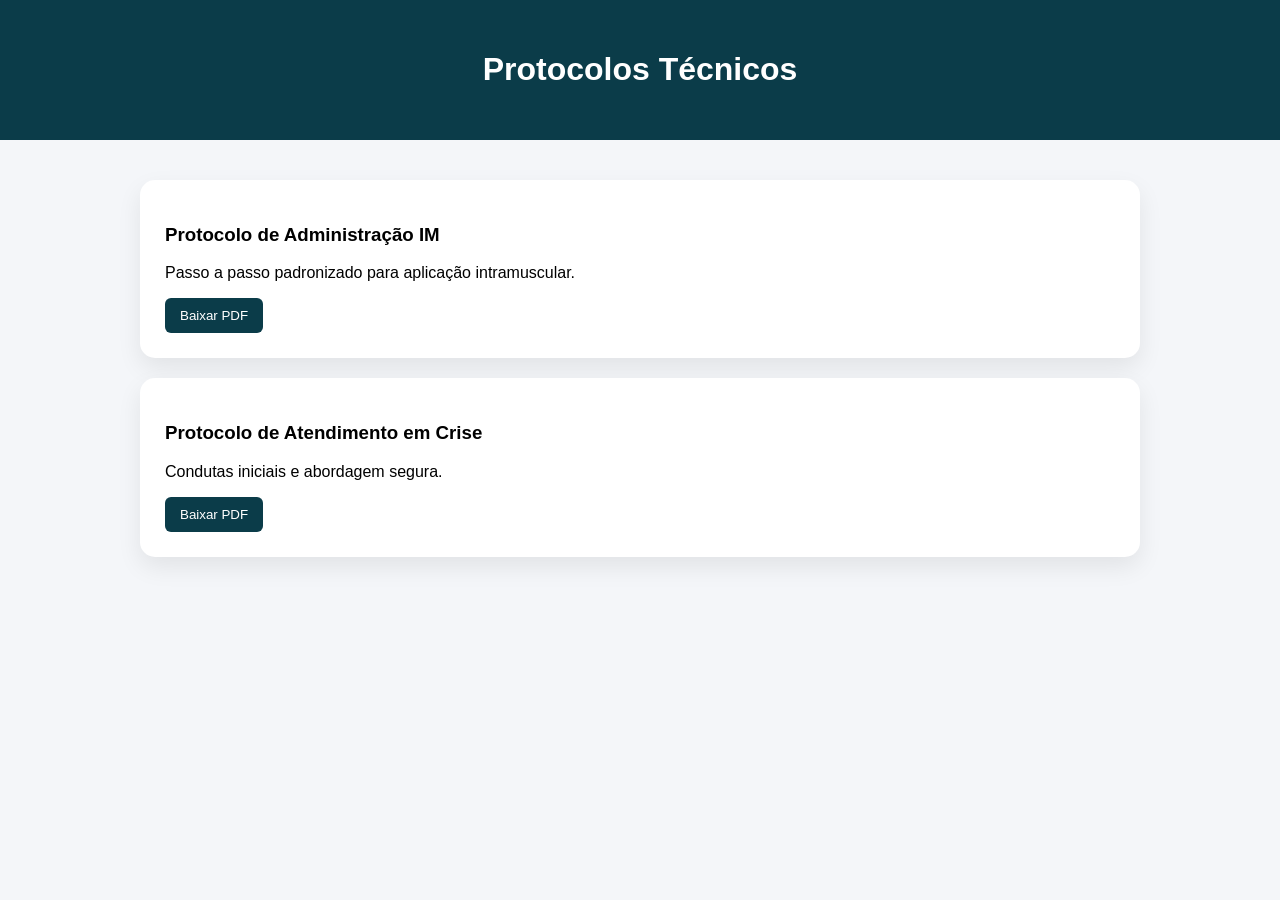
<file: protocolos.html>
<!DOCTYPE html>
<html lang="pt-br">
<head>
<meta charset="UTF-8">
<meta name="viewport" content="width=device-width, initial-scale=1.0">
<title>Protocolos</title>

<style>
body { font-family:Arial; margin:0; background:#f4f6f9; }

header {
    background:#0B3C49;
    color:white;
    padding:30px;
    text-align:center;
}

.container {
    width:90%;
    max-width:1000px;
    margin:40px auto;
}

.card {
    background:white;
    padding:25px;
    margin-bottom:20px;
    border-radius:15px;
    box-shadow:0 10px 25px rgba(0,0,0,0.08);
}
button {
    padding:10px 15px;
    background:#0B3C49;
    color:white;
    border:none;
    border-radius:6px;
}
</style>
</head>

<body>

<header>
<h1>Protocolos Técnicos</h1>
</header>

<div class="container">

<div class="card">
<h3>Protocolo de Administração IM</h3>
<p>Passo a passo padronizado para aplicação intramuscular.</p>
<button>Baixar PDF</button>
</div>

<div class="card">
<h3>Protocolo de Atendimento em Crise</h3>
<p>Condutas iniciais e abordagem segura.</p>
<button>Baixar PDF</button>
</div>

</div>

</body>
</html>
</file>
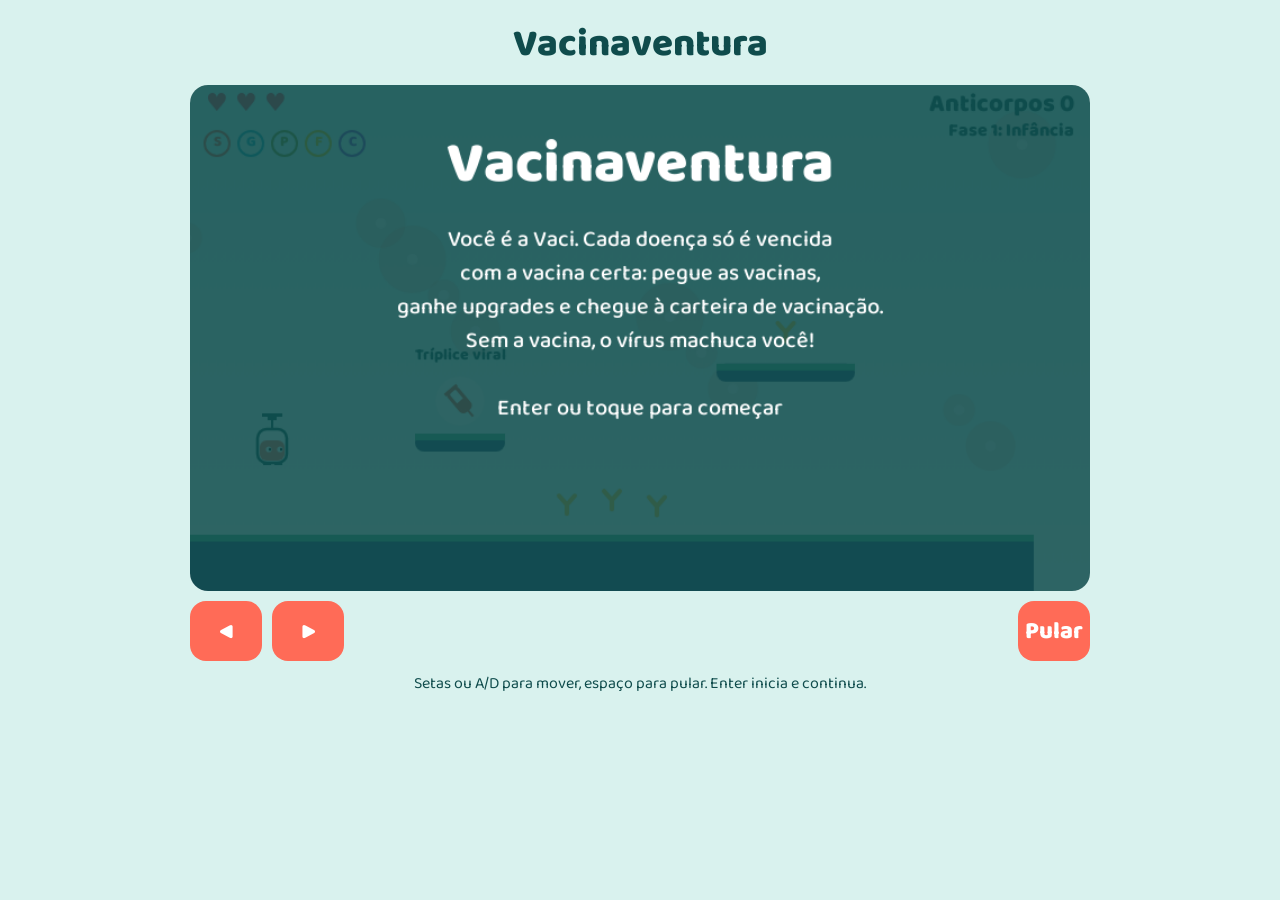
<file: vacinaventura.html>
<!DOCTYPE html>
<html lang="pt-BR">
<head>
<meta charset="utf-8">
<meta name="viewport" content="width=device-width, initial-scale=1, viewport-fit=cover">
<title>Vacinaventura</title>
<link rel="stylesheet" href="https://fonts.googleapis.com/css2?family=Baloo+2:wght@500;800&display=swap">
<style>
:root{--bg:#d9f2ee;--ink:#0f4c4c;--card:#fff;--btn:#ff6b57;--btnink:#fff;color-scheme:light;box-sizing:border-box;padding-top:env(safe-area-inset-top,0px);padding-bottom:env(safe-area-inset-bottom,0px)}
@media (prefers-color-scheme:dark){:root:not([data-theme="light"]){--bg:#0e2a33;--ink:#d9f2ee;--card:#17414d;--btn:#ff7d6a;--btnink:#2a0b07;color-scheme:dark}}
:root[data-theme="dark"]{--bg:#0e2a33;--ink:#d9f2ee;--card:#17414d;--btn:#ff7d6a;--btnink:#2a0b07;color-scheme:dark}
*{box-sizing:border-box}
html,body{margin:0}
body{background:var(--bg);color:var(--ink);font-family:"Baloo 2",system-ui,sans-serif;display:flex;flex-direction:column;align-items:center;gap:10px;padding:14px 12px 20px;min-height:100vh}
h1{margin:0;font-size:clamp(1.6rem,5vw,2.4rem);font-weight:800}
canvas{width:100%;max-width:900px;aspect-ratio:16/9;border-radius:18px;background:var(--card);touch-action:none;display:block}
.pad{display:flex;gap:10px;width:100%;max-width:900px;justify-content:space-between}
.pad div{display:flex;gap:10px}
.pad button{font:inherit;font-weight:800;font-size:1.5rem;min-width:72px;height:60px;border:0;border-radius:16px;background:var(--btn);color:var(--btnink);touch-action:none;user-select:none}
.pad button:focus-visible{outline:3px solid var(--ink);outline-offset:2px}
p{margin:0;max-width:60ch;text-align:center}
</style>
</head>
<body>
<h1>Vacinaventura</h1>
<canvas id="g" width="800" height="450" aria-label="Jogo de plataforma: a Vaci usa vacinas como upgrades para derrotar doenças"></canvas>
<div class="pad">
  <div><button data-k="l" aria-label="Esquerda">◀</button><button data-k="r" aria-label="Direita">▶</button></div>
  <div><button data-k="j" aria-label="Pular">Pular</button></div>
</div>
<p>Setas ou A/D para mover, espaço para pular. Enter inicia e continua.</p>
<script>
const c=document.getElementById('g'),x=c.getContext('2d');
const W=800,H=450,F='"Baloo 2",system-ui,sans-serif',INK='#0f4c4c';
const D={
sar:{n:'Sarampo',v:'Tríplice viral',u:'Pulo duplo',col:'#e8503a',l:'S',f:'A tríplice viral protege contra sarampo, caxumba e rubéola.'},
gri:{n:'Gripe',v:'Influenza',u:'Corrida veloz',col:'#18a5b8',l:'G',f:'A vacina da gripe é atualizada todos os anos.'},
pol:{n:'Poliomielite',v:'Pólio',u:'Super pulo',col:'#7a8f2a',l:'P',f:'A vacina da pólio ajuda a manter o país livre da doença.'},
feb:{n:'Febre amarela',v:'Febre amarela',u:'Planar (segure pular no ar)',col:'#e6b800',l:'F',f:'A vacina da febre amarela é oferecida pelo SUS.'},
cov:{n:'Covid-19',v:'Covid-19',u:'Escudo',col:'#7a3fb0',l:'C',f:'As vacinas contra a covid-19 reduzem os casos graves.'}};
const KEYS=['sar','gri','pol','feb','cov'];
const LV=[{n:'Infância',nw:['sar'],mx:['sar']},{n:'Inverno',nw:['gri'],mx:['gri','sar']},
{n:'Trópicos',nw:['pol','feb'],mx:['pol','feb','sar','gri']},{n:'Pandemia',nw:['cov'],mx:['cov','gri','pol','feb','sar']}];
let LW,P,V,A,I,cps,goal,cam=0,p,st='start',cp=0,got=0,t=0,mt=0,msg='',lv=0,have={},s=1;
const rnd=()=>(s=s*16807%2147483647)/2147483647;
function build(n){
 s=n*977+13;const L=LV[n];LW=2800+n*450;P=[];V=[];A=[];I=[];cps=[60];
 let px=0,i=0;const sg=[];
 while(px<LW){
  const last=i>0&&LW-px<1100,len=i==0?750:last?Math.max(LW-px,520):420+rnd()*260;
  if(last)LW=px+len;
  P.push([px,400,len,50]);sg.push([px,len]);
  const gap=100+rnd()*30;
  if(!last&&gap>112)P.push([px+len+gap/2-30,350,60,16]);
  px+=len+gap;i++}
 sg.forEach(([sx,len],j)=>{
  const m=1+(rnd()<.6?1:0);
  for(let k=0;k<m;k++){const w=90+rnd()*40,fx=sx+80+rnd()*Math.max(1,len-w-160),fy=235+rnd()*85;P.push([fx,fy,w,16]);A.push({x:fx+w/2,y:fy-30,on:1})}
  for(let a=0;a<3;a++)A.push({x:sx+len/2-40+a*40,y:372,on:1});
  if(j>0){const cnt=1+(n>0?1:0)+(rnd()<.4?1:0);
   for(let e=0;e<cnt;e++){const k=(e==0&&j<=L.nw.length)?L.nw[j-1]:L.mx[Math.floor(rnd()*L.mx.length)],ex=sx+70+rnd()*Math.max(1,len-140);
    V.push({k,x:ex,y:k=='feb'?330:384,mn:Math.max(sx+10,ex-90),mx:Math.min(sx+len-10,ex+90),d:rnd()<.5?-1:1,on:1})}
   if(j%2==0)cps.push(sx+40)}});
 L.nw.forEach((k,j)=>{if(have[k])return;const vx=240+j*240;P.push([vx-40,310,80,16]);I.push({k,x:vx,y:282})});
 goal=LW-110;}
function startLevel(){build(lv);cam=0;cp=0;
 p={x:60,y:300,w:26,h:38,vx:0,vy:0,g:0,hp:3,inv:0,f:1,coy:0,jb:0,air:0,sh:have.cov?1:0};
 msg='Fase '+(lv+1)+': '+LV[lv].n+(LV[lv].nw.some(k=>!have[k])?'. Pegue a vacina primeiro!':'');mt=200}
function resp(){p.x=cps[cp];p.y=300;p.vx=p.vy=0;p.inv=90;p.sh=have.cov?1:0}
const K={l:0,r:0,j:0};
const map={ArrowLeft:'l',a:'l',A:'l',ArrowRight:'r',d:'r',D:'r',ArrowUp:'j',w:'j',W:'j',' ':'j'};
addEventListener('keydown',e=>{const k=map[e.key];if(k){K[k]=1;if(k=='j'&&p)p.jb=8;e.preventDefault()}
 if(e.key=='Enter'||(e.key==' '&&st!='play'))go()});
addEventListener('keyup',e=>{if(map[e.key])K[map[e.key]]=0});
document.querySelectorAll('.pad button').forEach(b=>{const k=b.dataset.k;
 b.addEventListener('pointerdown',e=>{e.preventDefault();K[k]=1;if(k=='j'){p.jb=8;if(st!='play')go()}});
 ['pointerup','pointerleave','pointercancel'].forEach(n=>b.addEventListener(n,()=>K[k]=0))});
c.addEventListener('pointerdown',()=>{if(st!='play')go()});
function go(){
 if(st=='start'||st=='win'){lv=0;have={};got=0;startLevel();st='play'}
 else if(st=='lvl'){lv++;startLevel();st='play'}
 else if(st=='lose'){p.hp=3;resp();st='play'}}
const hit=(a,b)=>a.x<b[0]+b[2]&&a.x+a.w>b[0]&&a.y<b[1]+b[3]&&a.y+a.h>b[1];
function move(o,dx,dy){o.x+=dx;for(const q of P)if(hit(o,q)){if(dx>0)o.x=q[0]-o.w;else if(dx<0)o.x=q[0]+q[2]}
 o.y+=dy;o.g=0;for(const q of P)if(hit(o,q)){if(dy>0){o.y=q[1]-o.h;o.vy=0;o.g=1}else if(dy<0){o.y=q[1]+q[3];o.vy=0}}}
function hurt(){if(p.inv>0)return;
 if(p.sh){p.sh=0;p.inv=60;msg='Escudo gasto';mt=60;return}
 p.hp--;p.inv=90;if(p.hp<=0)st='lose'}
function update(){t++;if(st!='play')return;
 const ax=K.r-K.l,mx=have.gri?4.9:3.7;
 if(ax){p.vx+=ax*.5;p.f=ax}else p.vx*=.8;
 p.vx=Math.max(-mx,Math.min(mx,p.vx));
 p.coy=p.g?6:p.coy-1;p.jb--;if(p.g)p.air=0;
 if(p.jb>0){
  if(p.coy>0){p.vy=have.pol?-14:-12.2;p.coy=0;p.jb=0;p.g=0}
  else if(have.sar&&!p.air){p.vy=-11.5;p.air=1;p.jb=0}}
 if(!K.j&&p.vy<-4)p.vy=-4;
 p.vy=Math.min(p.vy+.6,14);
 if(have.feb&&K.j&&p.vy>1.8&&!p.g)p.vy=1.8;
 move(p,p.vx,p.vy);
 if(p.x<0)p.x=0;
 if(p.inv>0)p.inv--;
 if(p.y>H+80){p.hp--;if(p.hp<=0){st='lose';resp()}else resp()}
 for(let i=cps.length-1;i>cp;i--)if(p.x>cps[i]){cp=i;msg='Ponto de vacinação alcançado';mt=120}
 for(const v of V){if(!v.on)continue;v.x+=v.d*(v.k=='feb'?1.4:1.1);if(v.x<v.mn||v.x>v.mx)v.d*=-1;
  if(p.x<v.x+15&&p.x+p.w>v.x-15&&p.y<v.y+15&&p.y+p.h>v.y-15){
   if(have[v.k]){v.on=0;msg='Imune! '+D[v.k].n+' derrotado';mt=70}
   else if(p.vy>0&&p.y+p.h<v.y+4){p.vy=-10;msg='Sem a vacina '+D[v.k].v+' não adianta!';mt=100}
   else hurt()}}
 for(let i=I.length-1;i>=0;i--){const it=I[i];
  if(Math.abs(it.x-(p.x+13))<26&&Math.abs(it.y-(p.y+19))<34){have[it.k]=1;I.splice(i,1);if(it.k=='cov')p.sh=1;
   msg='Vacina '+D[it.k].v+'! Upgrade: '+D[it.k].u;mt=220}}
 for(const a of A){if(a.on&&Math.abs(a.x-(p.x+13))<20&&Math.abs(a.y-(p.y+19))<28){a.on=0;got++;
  if(got%10==0&&p.hp<5){p.hp++;msg='Reforço! +1 vida';mt=120}}}
 if(p.x>goal-10&&p.y>300)st=lv==LV.length-1?'win':'lvl';
 cam=Math.max(0,Math.min(LW-W+60,p.x-W/2+13));}
function circ(px,py,r,f){x.fillStyle=f;x.beginPath();x.arc(px,py,r,0,7);x.fill()}
function dis(v){const d=D[v.k],k=v.k,y=v.y+(k=='feb'?Math.sin(t/10)*6:0);x.save();x.translate(v.x,y);
 if(k=='gri'||k=='cov'){x.rotate(t/40*v.d);x.strokeStyle=d.col;x.lineWidth=3;
  for(let i=0;i<8;i++){const a=i*Math.PI/4;x.beginPath();x.moveTo(Math.cos(a)*10,Math.sin(a)*10);x.lineTo(Math.cos(a)*17,Math.sin(a)*17);x.stroke();if(k=='cov')circ(Math.cos(a)*18,Math.sin(a)*18,3.5,d.col)}
  x.rotate(-t/40*v.d)}
 if(k=='pol'){x.fillStyle=d.col;x.beginPath();x.roundRect(-14,-14,28,28,6);x.fill();x.strokeStyle='#4d5c18';x.lineWidth=3;x.strokeRect(-8,5,16,6)}
 else if(k=='feb'){x.fillStyle='rgba(255,255,255,.85)';const f=Math.sin(t/2)*4;
  x.beginPath();x.ellipse(-7,-13,5,9+f,-.5,0,7);x.fill();x.beginPath();x.ellipse(7,-13,5,9+f,.5,0,7);x.fill();
  circ(0,0,13,d.col);x.fillStyle='#8a6d00';x.fillRect(-12,5,24,3);x.fillRect(-1,12,2,7)}
 else circ(0,0,k=='sar'?14:12,d.col);
 if(k=='sar')[[-8,-6],[7,-9],[9,5],[-6,8],[0,11]].forEach(q=>circ(q[0],q[1],2.2,'#8f1f10'));
 circ(-4,-2,3,'#fff');circ(4,-2,3,'#fff');circ(-4+v.d,-2,1.5,'#000');circ(4+v.d,-2,1.5,'#000');
 x.restore();
 if(Math.abs(v.x-p.x)<280){x.font='800 13px '+F;x.textAlign='center';x.fillStyle=INK;x.fillText(d.n,v.x,v.y-38);x.textAlign='left'}}
function draw(){
 const g=x.createLinearGradient(0,0,0,H);g.addColorStop(0,'#bfe9e4');g.addColorStop(1,'#eefaf7');x.fillStyle=g;x.fillRect(0,0,W,H);
 x.textBaseline='top';
 for(let i=0;i<14;i++){const bx=((i*257-cam*.3+t*.15)%1000+1000)%1000-100,by=40+(i*83)%300;circ(bx,by,14+(i%3)*8,'rgba(255,107,87,.18)');circ(bx,by,5,'rgba(255,255,255,.5)')}
 x.save();x.translate(-Math.round(cam),0);
 for(const q of P){x.fillStyle='#2b4a6f';x.beginPath();x.roundRect(q[0],q[1],q[2],q[3],q[3]<30?8:0);x.fill();x.fillStyle='#4fb286';x.fillRect(q[0],q[1],q[2],6)}
 x.fillStyle='#fff';x.strokeStyle=INK;x.lineWidth=3;x.beginPath();x.roundRect(goal+10,332,44,68,6);x.fill();x.stroke();
 x.fillStyle='#ff6b57';x.fillRect(goal+10,332,44,14);x.fillStyle=INK;x.fillRect(goal+20,356,24,3);x.fillRect(goal+20,364,18,3);
 x.strokeStyle='#d33';x.beginPath();x.arc(goal+32,386,8,0,7);x.stroke();
 for(const a of A){if(!a.on)continue;const b=Math.sin(t/12+a.x)*3;x.strokeStyle='#ffc233';x.lineWidth=4;x.lineCap='round';x.beginPath();x.moveTo(a.x,a.y+8+b);x.lineTo(a.x,a.y+b);x.lineTo(a.x-7,a.y-8+b);x.moveTo(a.x,a.y+b);x.lineTo(a.x+7,a.y-8+b);x.stroke()}
 for(const it of I){const d=D[it.k],b=Math.sin(t/14)*4;circ(it.x,it.y+b,22,'rgba(255,255,255,.6)');
  x.save();x.translate(it.x,it.y+b);x.rotate(-.7);x.fillStyle='#fff';x.strokeStyle=d.col;x.lineWidth=3;x.beginPath();x.roundRect(-5,-12,10,22,3);x.fill();x.stroke();
  x.fillStyle=d.col;x.fillRect(-4,0,8,9);x.fillRect(-7,-14,14,3);x.fillRect(-1,10,2,8);x.restore();
  x.font='800 14px '+F;x.textAlign='center';x.fillStyle=INK;x.fillText(d.v,it.x,it.y-46+b);x.textAlign='left'}
 for(const v of V)if(v.on)dis(v);
 if(!(p.inv>0&&Math.floor(t/4)%2)){
  const px=p.x,py=p.y;
  x.fillStyle=INK;x.fillRect(px+5,py+34,7,4);x.fillRect(px+15,py+34,7,4);
  x.fillStyle='#fff';x.strokeStyle=INK;x.lineWidth=2.5;x.beginPath();x.roundRect(px,py+6,26,30,8);x.fill();x.stroke();
  x.fillStyle='#ff6b57';x.beginPath();x.roundRect(px+2,py+16,22,18,6);x.fill();
  x.fillStyle=INK;x.fillRect(px+9,py-6,8,4);x.fillRect(px+12,py-2,2,8);x.fillRect(px+4,py-8,18,3);
  circ(px+8+p.f*2,py+24,2.6,'#fff');circ(px+18+p.f*2,py+24,2.6,'#fff');circ(px+8+p.f*3,py+24,1.2,'#000');circ(px+18+p.f*3,py+24,1.2,'#000');
  if(p.sh){x.strokeStyle='rgba(122,63,176,.7)';x.lineWidth=3;x.beginPath();x.arc(px+13,py+18,28,0,7);x.stroke()}}
 x.restore();
 x.font='800 22px '+F;x.fillStyle='#e0364a';for(let i=0;i<p.hp;i++)x.fillText('♥',14+i*26,8);
 x.fillStyle=INK;x.textAlign='right';x.fillText('Anticorpos '+got,W-14,8);x.font='800 16px '+F;x.fillText('Fase '+(lv+1)+': '+LV[lv].n,W-14,34);x.textAlign='center';
 KEYS.forEach((k,i)=>{const d=D[k],bx=24+i*30;x.beginPath();x.arc(bx,52,11,0,7);if(have[k]){x.fillStyle=d.col;x.fill();x.fillStyle='#fff'}else{x.strokeStyle=d.col;x.lineWidth=2;x.stroke();x.fillStyle=d.col}
  x.font='800 13px '+F;x.fillText(d.l,bx,45)});
 if(mt>0&&st=='play'){mt--;x.font='800 20px '+F;x.fillStyle=INK;x.fillText(msg,W/2,76)}
 x.textAlign='left';
 if(st!='play')overlay();}
function overlay(){x.fillStyle='rgba(15,76,76,.86)';x.fillRect(0,0,W,H);x.textAlign='center';x.fillStyle='#fff';
 let T,L;
 if(st=='start'){T='Vacinaventura';L=['Você é a Vaci. Cada doença só é vencida','com a vacina certa: pegue as vacinas,','ganhe upgrades e chegue à carteira de vacinação.','Sem a vacina, o vírus machuca você!','','Enter ou toque para começar']}
 else if(st=='lose'){T='Quase lá!';L=['As doenças venceram esta rodada.','Você volta do último ponto de vacinação.','','Enter ou toque para tentar de novo']}
 else if(st=='lvl'){T='Fase concluída!';L=[];LV[lv].nw.forEach(k=>L.push(D[k].v+' = '+D[k].u,D[k].f));L.push('','Enter ou toque para a próxima fase')}
 else{T='Imunizado!';L=['Todas as doenças foram derrotadas.','Anticorpos coletados: '+got+'.','Vacinas protegem você e quem está perto.','Mantenha a sua carteira em dia no posto de saúde.','','Enter ou toque para jogar de novo']}
 x.font='800 52px '+F;x.fillText(T,W/2,50);x.font='500 20px '+F;L.forEach((q,i)=>x.fillText(q,W/2,130+i*30));x.textAlign='left'}
startLevel();
let last=0,acc=0;
function loop(ts){acc+=Math.min(ts-last,100);last=ts;while(acc>=1000/60){update();acc-=1000/60}draw();requestAnimationFrame(loop)}
requestAnimationFrame(ts=>{last=ts;loop(ts)});
</script>
</body>
</html>
</file>
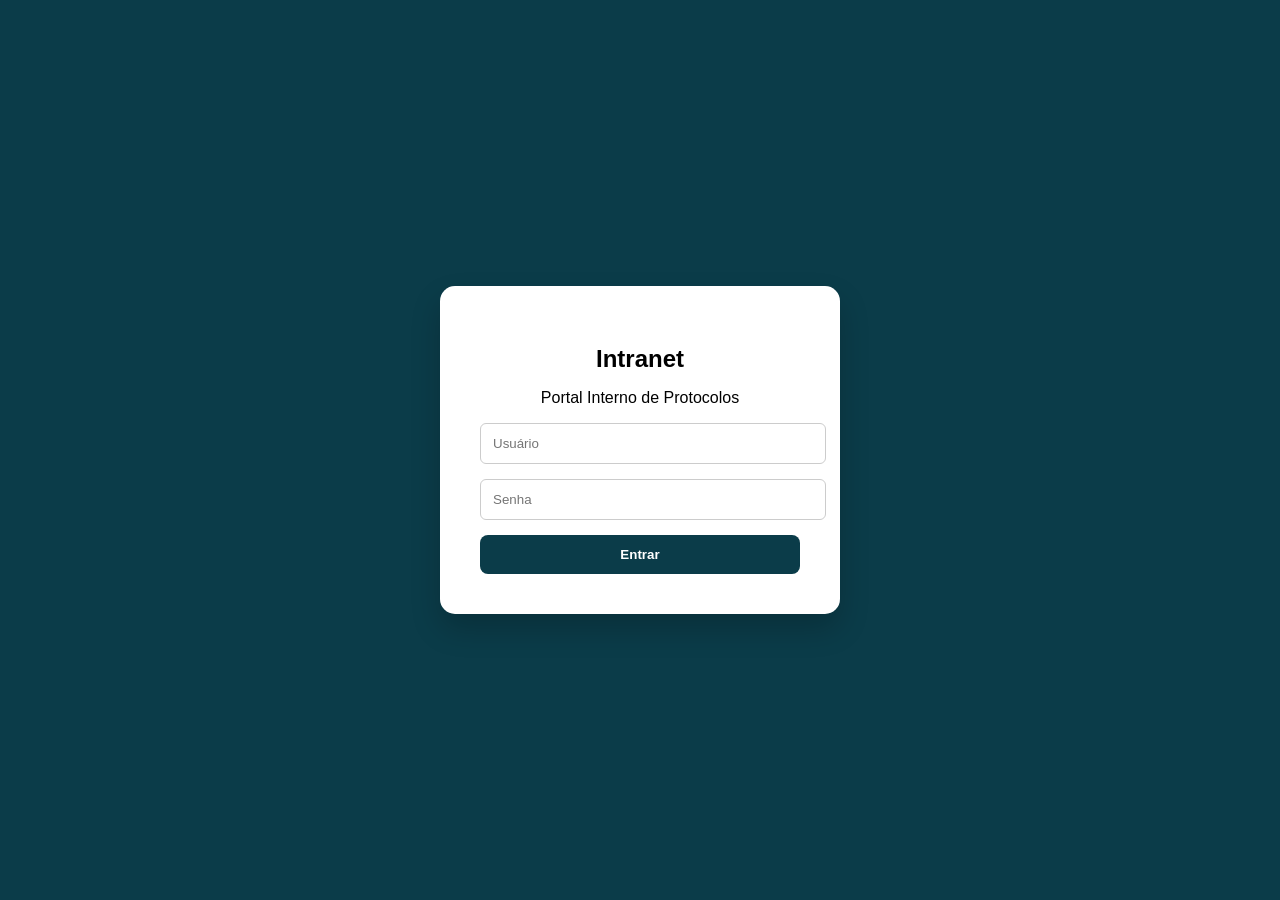
<file: intranet/login.html>
<!DOCTYPE html>
<html lang="pt-br">
<head>
<meta charset="UTF-8">
<meta name="viewport" content="width=device-width, initial-scale=1.0">
<title>Intranet | Ludgerio Rocha</title>

<style>
body {
    margin: 0;
    font-family: Arial, Helvetica, sans-serif;
    background: #0B3C49;
    display: flex;
    justify-content: center;
    align-items: center;
    height: 100vh;
}

.login-box {
    background: white;
    padding: 40px;
    border-radius: 15px;
    width: 320px;
    text-align: center;
    box-shadow: 0 15px 30px rgba(0,0,0,0.2);
}

.login-box h2 {
    margin-bottom: 10px;
}

input {
    width: 100%;
    padding: 12px;
    margin-bottom: 15px;
    border-radius: 6px;
    border: 1px solid #ccc;
}

button {
    width: 100%;
    padding: 12px;
    background: #0B3C49;
    color: white;
    border: none;
    border-radius: 8px;
    cursor: pointer;
    font-weight: bold;
}

button:hover {
    background: #145b6e;
}
</style>

<script>
function login(){

let usuario = document.getElementById("usuario").value;
let senha = document.getElementById("senha").value;

/* Usuários permitidos */
let usuariosPermitidos = ["ludgerio", "rocha", "anapaula"];
let senhaCorreta = "12378955";

if(usuariosPermitidos.includes(usuario) && senha === senhaCorreta){
    localStorage.setItem("logado", "true");
    localStorage.setItem("usuario", usuario);
    window.location.href = "painel.html";
}else{
    alert("Usuário ou senha incorretos");
}

}
</script>

</head>

<body>

<div class="login-box">
    <h2>Intranet</h2>
    <p>Portal Interno de Protocolos</p>

    <input type="text" id="usuario" placeholder="Usuário">
    <input type="password" id="senha" placeholder="Senha">

    <button onclick="login()">Entrar</button>
</div>

</body>

</html>
</file>
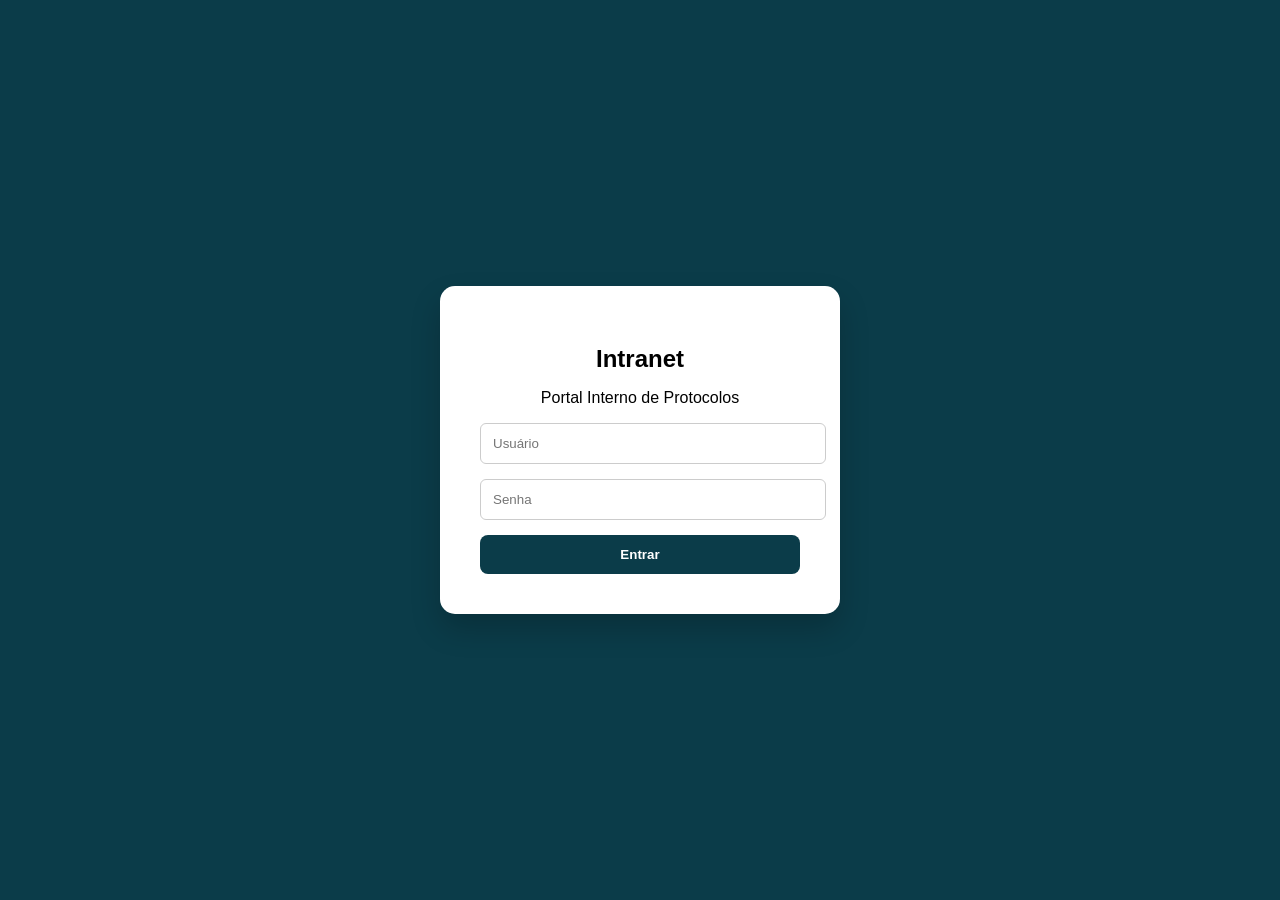
<file: intranet/painel.html>
<!DOCTYPE html>
<html lang="pt-br">
<head>
<meta charset="UTF-8">
<meta name="viewport" content="width=device-width, initial-scale=1.0">
<title>Painel da Intranet</title>

<script>
if(localStorage.getItem("logado") !== "true"){
    window.location.href = "login.html";
}

function logout(){
    localStorage.removeItem("logado");
    localStorage.removeItem("usuario");
    window.location.href = "login.html";
}
</script>

<style>
body{
font-family:Arial;
margin:0;
background:#f4f6f9;
}

header{
background:#0B3C49;
color:white;
padding:20px;
text-align:center;
}

.container{
width:90%;
max-width:1000px;
margin:40px auto;
}

.card{
background:white;
padding:25px;
margin-bottom:20px;
border-radius:15px;
box-shadow:0 10px 25px rgba(0,0,0,0.08);
}

button{
padding:10px 15px;
background:#0B3C49;
color:white;
border:none;
border-radius:6px;
cursor:pointer;
margin-top:10px;
}
</style>
</head>

<body>

<header>
<h1>Painel da Intranet</h1>
<p id="usuarioLogado"></p>
<button onclick="logout()">Sair</button>
</header>

<div class="container">

<div class="card">
<h3>Prontuário do Paciente</h3>
<p>Registrar atendimento e evolução.</p>
<button onclick="window.location.href='prontuario.html'">
Acessar Prontuário
</button>
</div>

<div class="card">
<h3>Protocolos Exclusivos</h3>
<p>Versão completa com fluxogramas internos.</p>
<button>Baixar</button>
</div>

</div>

<script>
document.getElementById("usuarioLogado").innerText =
"Usuário logado: " + localStorage.getItem("usuario");
</script>

</body>
</html>
</file>
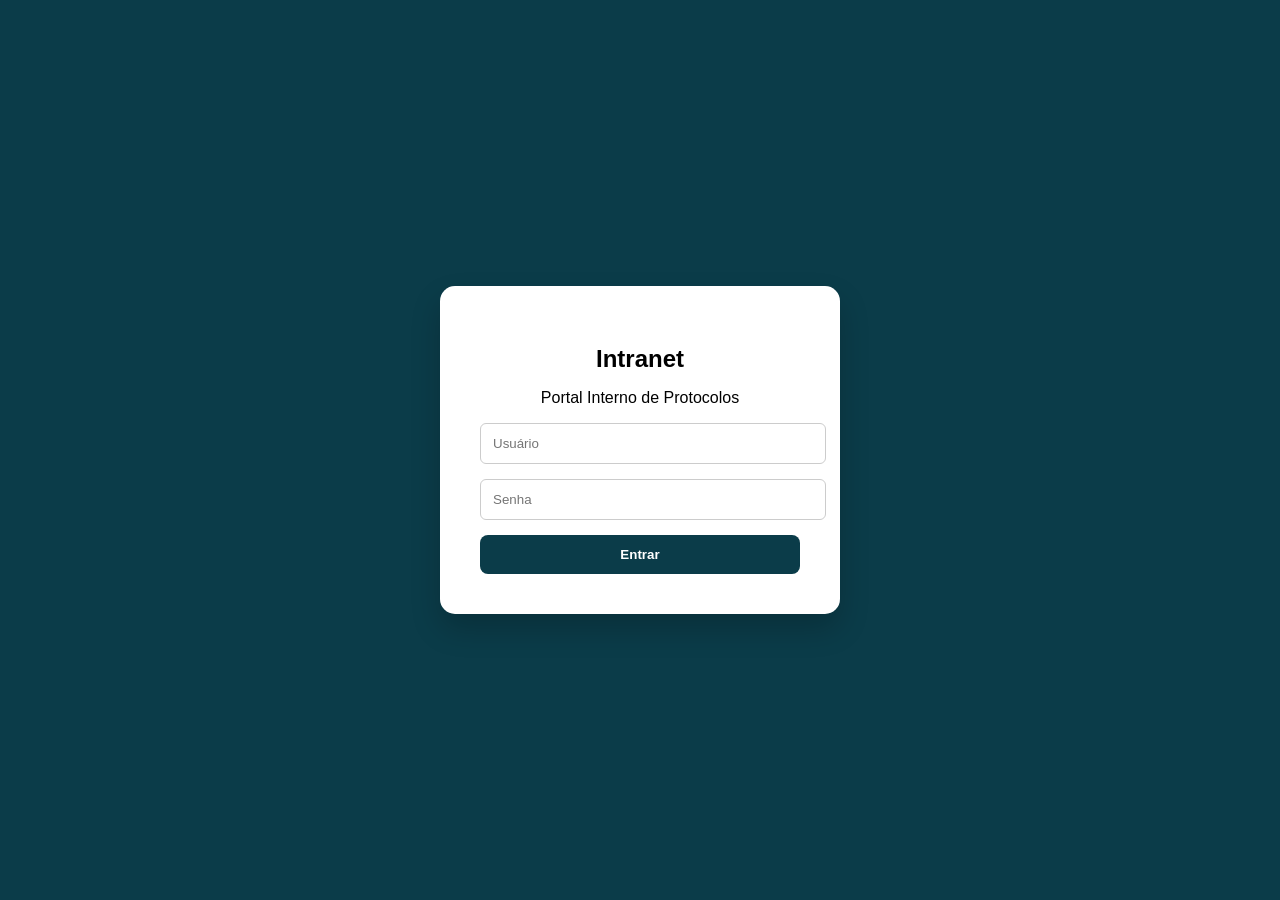
<file: intranet/prontuario.html>
<!DOCTYPE html>
<html lang="pt-br">
<head>
<meta charset="UTF-8">
<meta name="viewport" content="width=device-width, initial-scale=1.0">
<title>Prontuário do Paciente</title>

<script>
if(localStorage.getItem("logado") !== "true"){
    window.location.href = "login.html";
}

function salvarProntuario(){

let nome = document.getElementById("nome").value;
let nascimento = document.getElementById("nascimento").value;
let queixa = document.getElementById("queixa").value;
let evolucao = document.getElementById("evolucao").value;

let prontuario = {
    nome,
    nascimento,
    queixa,
    evolucao,
    profissional: localStorage.getItem("usuario"),
    data: new Date().toLocaleString()
};

localStorage.setItem("prontuarioAtual", JSON.stringify(prontuario));

alert("Prontuário salvo com sucesso!");
}

function visualizarProntuario(){

let dados = JSON.parse(localStorage.getItem("prontuarioAtual"));

if(!dados){
    alert("Nenhum prontuário salvo.");
    return;
}

document.getElementById("resultado").innerHTML = `
<h3>Prontuário Registrado</h3>
<p><strong>Paciente:</strong> ${dados.nome}</p>
<p><strong>Nascimento:</strong> ${dados.nascimento}</p>
<p><strong>Queixa:</strong> ${dados.queixa}</p>
<p><strong>Evolução:</strong> ${dados.evolucao}</p>
<p><strong>Profissional:</strong> ${dados.profissional}</p>
<p><strong>Data:</strong> ${dados.data}</p>
<button onclick="window.print()">Imprimir</button>
`;
}
</script>

<style>
body{
font-family:Arial;
margin:0;
background:#f4f6f9;
}

header{
background:#0B3C49;
color:white;
padding:20px;
text-align:center;
}

.container{
width:90%;
max-width:800px;
margin:40px auto;
background:white;
padding:30px;
border-radius:15px;
box-shadow:0 10px 25px rgba(0,0,0,0.08);
}

input, textarea{
width:100%;
padding:10px;
margin-bottom:15px;
border-radius:6px;
border:1px solid #ccc;
}

button{
padding:10px 15px;
background:#0B3C49;
color:white;
border:none;
border-radius:6px;
margin-right:10px;
cursor:pointer;
}
</style>
</head>

<body>

<header>
<h2>Cadastro de Prontuário</h2>
<button onclick="window.location.href='painel.html'">
Voltar ao Painel
</button>
</header>

<div class="container">

<label>Nome do Paciente</label>
<input type="text" id="nome">

<label>Data de Nascimento</label>
<input type="date" id="nascimento">

<label>Queixa Principal</label>
<textarea id="queixa"></textarea>

<label>Evolução / Conduta</label>
<textarea id="evolucao"></textarea>

<button onclick="salvarProntuario()">Salvar</button>
<button onclick="visualizarProntuario()">Visualizar</button>

<div id="resultado" style="margin-top:30px;"></div>

</div>

</body>
</html>
</file>
<file: style.css>
/* ==========================================================
   PORTAL PROFISSIONAL DE ENFERMAGEM
   Autor: Ludgerio Rocha
   Arquivo: style.css
   ========================================================== */

/* ===========================
   RESET
=========================== */

*{
    margin:0;
    padding:0;
    box-sizing:border-box;
}

html{
    scroll-behavior:smooth;
}

body{

    font-family:'Poppins',sans-serif;

    background:#ffffff;

    color:#2d3748;

    line-height:1.6;

}

img{

    max-width:100%;

    display:block;

}

a{

    text-decoration:none;

}

ul{

    list-style:none;

}

/* ===========================
   CORES
=========================== */

:root{

--azul:#0B5ED7;

--azulEscuro:#063970;

--verde:#16a34a;

--vermelho:#dc2626;

--laranja:#ea580c;

--cinza:#6b7280;

--claro:#f8fafc;

--branco:#ffffff;

--escuro:#0f172a;

--sombra:0 10px 25px rgba(0,0,0,.08);

--radius:16px;

}

/* ===========================
   CABEÇALHO
=========================== */

header{

position:fixed;

top:0;

left:0;

right:0;

height:110px;

background:white;

display:flex;

justify-content:space-between;

align-items:center;

padding:0 30px;

box-shadow:var(--sombra);

z-index:9999;

}

.logo{

display:flex;

align-items:center;

gap:15px;

}

.logo div{
    margin-top:24px;
}

.logo img{

width:55px;

height:55px;

}

.logo h1{

font-size:24px;

color:var(--azulEscuro);

font-weight:700;

}

.logo span{

display:block;

font-size:13px;

color:gray;

}

nav{

display:flex;

gap:15px;

}

nav a{

color:#334155;

font-weight:600;

transition:.3s;

position:relative;

}

nav a:hover{

color:var(--azul);

}

nav a::after{

content:"";

position:absolute;

bottom:-8px;

left:0;

width:0;

height:3px;

background:var(--azul);

transition:.3s;

}

nav a:hover::after{

width:100%;

}

/* ===========================
   INTRANET
=========================== */

nav a.link-intranet{

display:flex;

align-items:center;

justify-content:center;

gap:7px;

padding:9px 14px;

background:var(--azul);

color:white;

border-radius:10px;

}

nav a.link-intranet::after{

display:none;

}

nav a.link-intranet:hover{

background:var(--azulEscuro);

color:white;

}

/* ===========================
   MENU MOBILE
=========================== */

#menuMobile{

display:none;

background:none;

border:none;

font-size:28px;

cursor:pointer;

}

/* ===========================
   HERO
=========================== */

.hero{

padding-top:150px;

padding-bottom:90px;

padding-left:8%;

padding-right:8%;

display:flex;

justify-content:space-between;

align-items:center;

gap:70px;

background:linear-gradient #ffffff;

color:black;

}

.hero-text{

flex:1;

}

.hero-text span{

display:inline-block;

background:white;

color:#0B5ED7;

padding:8px 18px;

border-radius:50px;

font-size:14px;

font-weight:600;

margin-bottom:20px;

}

.hero-text h2{

font-size:52px;

line-height:1.2;

margin-bottom:25px;

}

.hero-text p{

font-size:19px;

opacity:.95;

margin-bottom:35px;

}

.hero-image{

flex:1;

text-align:center;

}

.hero-image img{

max-width:500px;

animation:flutuar 5s infinite ease-in-out;

}

@keyframes flutuar{

0%{

transform:translateY(0);

}

50%{

transform:translateY(-15px);

}

100%{

transform:translateY(0);

}

}

/* ===========================
   BOTÕES
=========================== */

.btn{

display:inline-flex;

align-items:center;

gap:10px;

padding:15px 30px;

border-radius:50px;

background:white;

color:var(--azul);

font-weight:700;

transition:.3s;

margin-right:15px;

box-shadow:var(--sombra);

}

.btn:hover{

transform:translateY(-4px);

}

.btn.secundario{

background:#16a34a;

color:white;

}

/* ===========================
   PESQUISA
=========================== */

.pesquisa{

padding:80px 8%;

background:white;

text-align:center;

}

.pesquisa h2{

font-size:38px;

margin-bottom:15px;

color:var(--azulEscuro);

}

.search{

margin:auto;

margin-top:30px;

display:flex;

max-width:800px;

box-shadow:var(--sombra);

border-radius:50px;

overflow:hidden;

}

.search input{

flex:1;

padding:18px;

border:none;

font-size:17px;

outline:none;

}

.search button{

width:70px;

background:var(--azul);

border:none;

color:white;

cursor:pointer;

font-size:22px;

}

/* ==========================================================
   SEÇÕES
========================================================== */

.secao{

    padding:90px 8%;

    background:#f8fafc;

}

.secao:nth-child(even){

    background:white;

}

.titulo-secao{

    text-align:center;

    margin-bottom:60px;

}

.titulo-secao h2{

    font-size:42px;

    color:var(--azulEscuro);

    margin-bottom:15px;

}

.titulo-secao p{

    color:#64748b;

    font-size:18px;

}

/* ==========================================================
   GRID PADRÃO
========================================================== */

.grid{

    display:grid;

    grid-template-columns:repeat(auto-fit,minmax(280px,1fr));

    gap:30px;

}

/* ==========================================================
   CARDS
========================================================== */

.card{

    background:white;

    border-radius:20px;

    padding:35px;

    text-align:center;

    box-shadow:var(--sombra);

    transition:.35s;

    border-top:6px solid transparent;

}

.card:hover{

    transform:translateY(-12px);

    border-top:6px solid var(--azul);

}

.card i{

    font-size:55px;

    color:var(--azul);

    margin-bottom:25px;

}

.card h3{

    font-size:24px;

    margin-bottom:15px;

}

.card p{

    color:#64748b;

}

/* ==========================================================
   ESTATÍSTICAS
========================================================== */

.estatisticas{

    display:grid;

    grid-template-columns:repeat(auto-fit,minmax(220px,1fr));

    gap:30px;

    padding:90px 8%;

    background:linear-gradient(135deg,#0B5ED7,#2563eb);

}

.estatisticas .item{

    background:white;

    border-radius:20px;

    text-align:center;

    padding:40px;

}

.estatisticas h2{

    font-size:50px;

    color:var(--azulEscuro);

}

.estatisticas span{

    color:#475569;

    font-weight:600;

}

/* ==========================================================
   CALCULADORAS
========================================================== */

.grid-calculadoras{

display:grid;

grid-template-columns:repeat(auto-fit,minmax(270px,1fr));

gap:30px;

}

.card-calculo{

background:white;

padding:35px;

border-radius:20px;

text-align:center;

box-shadow:var(--sombra);

transition:.35s;

}

.card-calculo:hover{

transform:scale(1.04);

}

.card-calculo i{

font-size:55px;

color:var(--verde);

margin-bottom:20px;

}

.card-calculo h3{

margin-bottom:12px;

}

.card-calculo button{

margin-top:25px;

padding:12px 25px;

border:none;

border-radius:30px;

background:var(--verde);

color:white;

cursor:pointer;

font-weight:600;

}

/* ==========================================================
   VACINAS
========================================================== */

.vacina-box{

display:grid;

grid-template-columns:repeat(auto-fit,minmax(260px,1fr));

gap:25px;

background:white;

padding:35px;

border-radius:20px;

box-shadow:var(--sombra);

margin-bottom:35px;

}

.campo{

display:flex;

flex-direction:column;

}

.campo label{

margin-bottom:10px;

font-weight:600;

}

.campo input,
.campo select{

padding:15px;

border:1px solid #dbe2ea;

border-radius:12px;

font-size:16px;

outline:none;

}

#resultadoVacinas{

background:#ecfdf5;

padding:25px;

border-radius:15px;

border-left:8px solid var(--verde);

}

/* ==========================================================
   TABELAS
========================================================== */

table{

width:100%;

border-collapse:collapse;

margin-top:30px;

background:white;

border-radius:20px;

overflow:hidden;

box-shadow:var(--sombra);

}

table thead{

background:var(--azul);

color:white;

}

table th{

padding:18px;

text-align:left;

}

table td{

padding:18px;

border-bottom:1px solid #edf2f7;

}

table tbody tr:hover{

background:#eff6ff;

}

table button{

padding:10px 18px;

background:var(--azul);

border:none;

border-radius:10px;

color:white;

cursor:pointer;

}

/* ==========================================================
   PROTOCOLOS
========================================================== */

.grid-protocolos{

display:grid;

grid-template-columns:repeat(auto-fit,minmax(300px,1fr));

gap:30px;

}

.protocolo{

background:white;

padding:35px;

border-radius:20px;

box-shadow:var(--sombra);

transition:.35s;

border-left:8px solid var(--azul);

}

.protocolo:hover{

transform:translateY(-8px);

}

.protocolo h3{

color:var(--azulEscuro);

margin-bottom:15px;

font-size:24px;

}

.protocolo p{

margin-bottom:20px;

color:#64748b;

}

.protocolo button{

padding:12px 22px;

background:var(--azul);

color:white;

border:none;

border-radius:12px;

cursor:pointer;

font-weight:600;

transition:.3s;

}

.protocolo button:hover{

background:var(--azulEscuro);

}

/* ==========================================================
   URGÊNCIA
========================================================== */

.grid-urgencia{

display:grid;

grid-template-columns:repeat(auto-fit,minmax(300px,1fr));

gap:30px;

}

.urgencia-card{

padding:35px;

border-radius:20px;

color:white;

text-align:center;

box-shadow:var(--sombra);

transition:.35s;

}

.urgencia-card:hover{

transform:scale(1.05);

}

.urgencia-card i{

font-size:55px;

margin-bottom:20px;

}

.urgencia-card h3{

margin-bottom:15px;

font-size:24px;

}

.urgencia-card p{

margin-bottom:20px;

opacity:.95;

}

.urgencia-card button{

padding:12px 25px;

background:white;

border:none;

border-radius:50px;

font-weight:700;

cursor:pointer;

}

.perigo{background:#dc2626;}
.vermelho{background:#ef4444;}
.laranja{background:#f97316;}
.amarelo{background:#f59e0b;}
.verde{background:#16a34a;}
.azul{background:#2563eb;}

/* ==========================================================
   ESCALAS
========================================================== */

.grid-escalas{

display:grid;

grid-template-columns:repeat(auto-fit,minmax(220px,1fr));

gap:25px;

}

.escala{

background:white;

padding:30px;

text-align:center;

border-radius:18px;

box-shadow:var(--sombra);

transition:.3s;

}

.escala:hover{

transform:translateY(-8px);

}

.escala h3{

margin-bottom:18px;

font-size:22px;

color:var(--azulEscuro);

}

.escala button{

padding:10px 22px;

background:var(--verde);

border:none;

color:white;

border-radius:10px;

cursor:pointer;

}

/* ==========================================================
   PROCEDIMENTOS
========================================================== */

.grid-procedimentos{

display:grid;

grid-template-columns:repeat(auto-fit,minmax(280px,1fr));

gap:25px;

}

.procedimento{

background:white;

padding:30px;

border-radius:18px;

box-shadow:var(--sombra);

transition:.3s;

}

.procedimento:hover{

transform:translateY(-8px);

}

.procedimento h3{

margin-bottom:18px;

color:var(--azulEscuro);

}

.procedimento button{

padding:10px 20px;

background:var(--azul);

color:white;

border:none;

border-radius:10px;

cursor:pointer;

}

/* ==========================================================
   DOWNLOADS
========================================================== */

.downloads-grid{

display:grid;

grid-template-columns:repeat(auto-fit,minmax(250px,1fr));

gap:25px;

}

.download-item{

background:white;

padding:30px;

text-align:center;

border-radius:18px;

box-shadow:var(--sombra);

}

.download-item h3{

margin-bottom:20px;

}

.download-item button{

padding:12px 25px;

background:var(--verde);

color:white;

border:none;

border-radius:10px;

cursor:pointer;

}

/* ==========================================================
   FORMULÁRIO
========================================================== */

form{

max-width:700px;

margin:auto;

display:flex;

flex-direction:column;

gap:20px;

}

form input,
form textarea{

padding:18px;

border:1px solid #dbe2ea;

border-radius:12px;

font-size:16px;

outline:none;

font-family:inherit;

}

form textarea{

resize:vertical;

}

form button{

padding:16px;

background:var(--azul);

color:white;

border:none;

border-radius:12px;

cursor:pointer;

font-size:17px;

font-weight:600;

transition:.3s;

}

form button:hover{

background:var(--azulEscuro);

}

/* ==========================================================
   RODAPÉ
========================================================== */

footer{

    background:#0f172a;

    color:white;

    padding:60px 8% 30px;

    margin-top:80px;

}

.footer-container{

    display:grid;

    grid-template-columns:repeat(auto-fit,minmax(250px,1fr));

    gap:40px;

}

.footer-coluna h3{

    margin-bottom:20px;

    color:#ffffff;

    font-size:22px;

}

.footer-coluna p,
.footer-coluna a{

    color:#cbd5e1;

    line-height:1.8;

    transition:.3s;

}

.footer-coluna a:hover{

    color:#38bdf8;

}

.footer-social{

    display:flex;

    gap:15px;

    margin-top:20px;

}

.footer-social a{

    width:45px;

    height:45px;

    border-radius:50%;

    display:flex;

    justify-content:center;

    align-items:center;

    background:#1e293b;

    color:white;

    font-size:20px;

    transition:.3s;

}

.footer-social a:hover{

    background:var(--azul);

    transform:translateY(-4px);

}

.footer-copy{

    margin-top:50px;

    border-top:1px solid rgba(255,255,255,.15);

    padding-top:25px;

    text-align:center;

    color:#94a3b8;

}

/* ==========================================================
   BOTÃO VOLTAR AO TOPO
========================================================== */

#topo{

    position:fixed;

    right:25px;

    bottom:25px;

    width:55px;

    height:55px;

    border:none;

    border-radius:50%;

    background:var(--azul);

    color:white;

    cursor:pointer;

    font-size:22px;

    display:none;

    box-shadow:var(--sombra);

    transition:.3s;

    z-index:999;

}

#topo:hover{

    transform:translateY(-6px);

    background:var(--azulEscuro);

}

/* ==========================================================
   ANIMAÇÕES
========================================================== */

.fade{

    animation:fade .8s ease;

}

@keyframes fade{

    from{

        opacity:0;

        transform:translateY(25px);

    }

    to{

        opacity:1;

        transform:translateY(0);

    }

}

.zoom{

    animation:zoom .5s;

}

@keyframes zoom{

    from{

        transform:scale(.9);

        opacity:0;

    }

    to{

        transform:scale(1);

        opacity:1;

    }

}

/* ==========================================================
   SCROLLBAR
========================================================== */

::-webkit-scrollbar{

    width:12px;

}

::-webkit-scrollbar-track{

    background:#edf2f7;

}

::-webkit-scrollbar-thumb{

    background:var(--azul);

    border-radius:20px;

}

::-webkit-scrollbar-thumb:hover{

    background:var(--azulEscuro);

}

/* ==========================================================
   DARK MODE
========================================================== */

body.dark{

    background:#0f172a;

    color:#e2e8f0;

}

body.dark header{

    background:#1e293b;

}

body.dark .card,
body.dark .card-calculo,
body.dark .protocolo,
body.dark .escala,
body.dark .procedimento,
body.dark .download-item,
body.dark table,
body.dark .vacina-box{

    background:#1e293b;

    color:#e2e8f0;

}

body.dark .secao{

    background:#0f172a;

}

body.dark .secao:nth-child(even){

    background:#111827;

}

body.dark input,
body.dark textarea,
body.dark select{

    background:#334155;

    color:white;

    border-color:#475569;

}

body.dark table tbody tr:hover{

    background:#334155;

}

/* ==========================================================
   RESPONSIVIDADE
========================================================== */

@media(max-width:1100px){

.hero{

flex-direction:column;

text-align:center;

}

.hero-image img{

max-width:380px;

}

}

@media(max-width:900px){

header{

padding:15px 25px;

}

#menu{

display:none;

position:absolute;

top:80px;

left:0;

right:0;

width:100%;

background:white;

flex-direction:column;

padding:20px;

box-shadow:var(--sombra);

z-index:10000;

max-height:calc(100vh - 80px);

overflow-y:auto;

}

#menu.ativo{

display:flex;

}

#menuMobile{

display:block;

}

nav a{

padding:12px 0;

}

/* INTRANET NO MOBILE */

nav a.link-intranet{

display:flex;

width:100%;

align-items:center;

justify-content:center;

gap:8px;

padding:14px 18px;

margin-top:10px;

background:var(--azul);

color:white;

border-radius:10px;

}

nav a.link-intranet::after{

display:none;

}

nav a.link-intranet:hover{

background:var(--azulEscuro);

color:white;

}

/* MENU MOBILE NO MODO ESCURO */

body.dark #menu{

background:#1e293b;

}

body.dark #menu a{

color:#e2e8f0;

}

body.dark #menu a:hover{

color:#93c5fd;

}

body.dark nav a.link-intranet{

background:var(--azul);

color:white;

}

body.dark nav a.link-intranet:hover{

background:var(--azulEscuro);

color:white;

}

.hero h2{

font-size:38px;

}

.titulo-secao h2{

font-size:32px;

}

}

@media(max-width:600px){

.hero{

padding:120px 25px 70px;

}

.hero h2{

font-size:30px;

}

.hero p{

font-size:16px;

}

.btn{

display:block;

margin-bottom:15px;

text-align:center;

}

.search{

flex-direction:column;

border-radius:15px;

}

.search button{

width:100%;

height:60px;

}

table{

display:block;

overflow-x:auto;

}

.estatisticas{

grid-template-columns:1fr 1fr;

}

/* INTRANET EM TELAS PEQUENAS */

nav a.link-intranet{

padding:14px;

margin-top:10px;

}

}

/* ==========================================================
   IMPRESSÃO
========================================================== */

@media print{

header,
footer,
#topo,
button{

display:none !important;

}

body{

background:white;

color:black;

}

.secao{

padding:20px;

}

}

/* ===========================
   FIM DO STYLE.CSS
=========================== */
</file>
